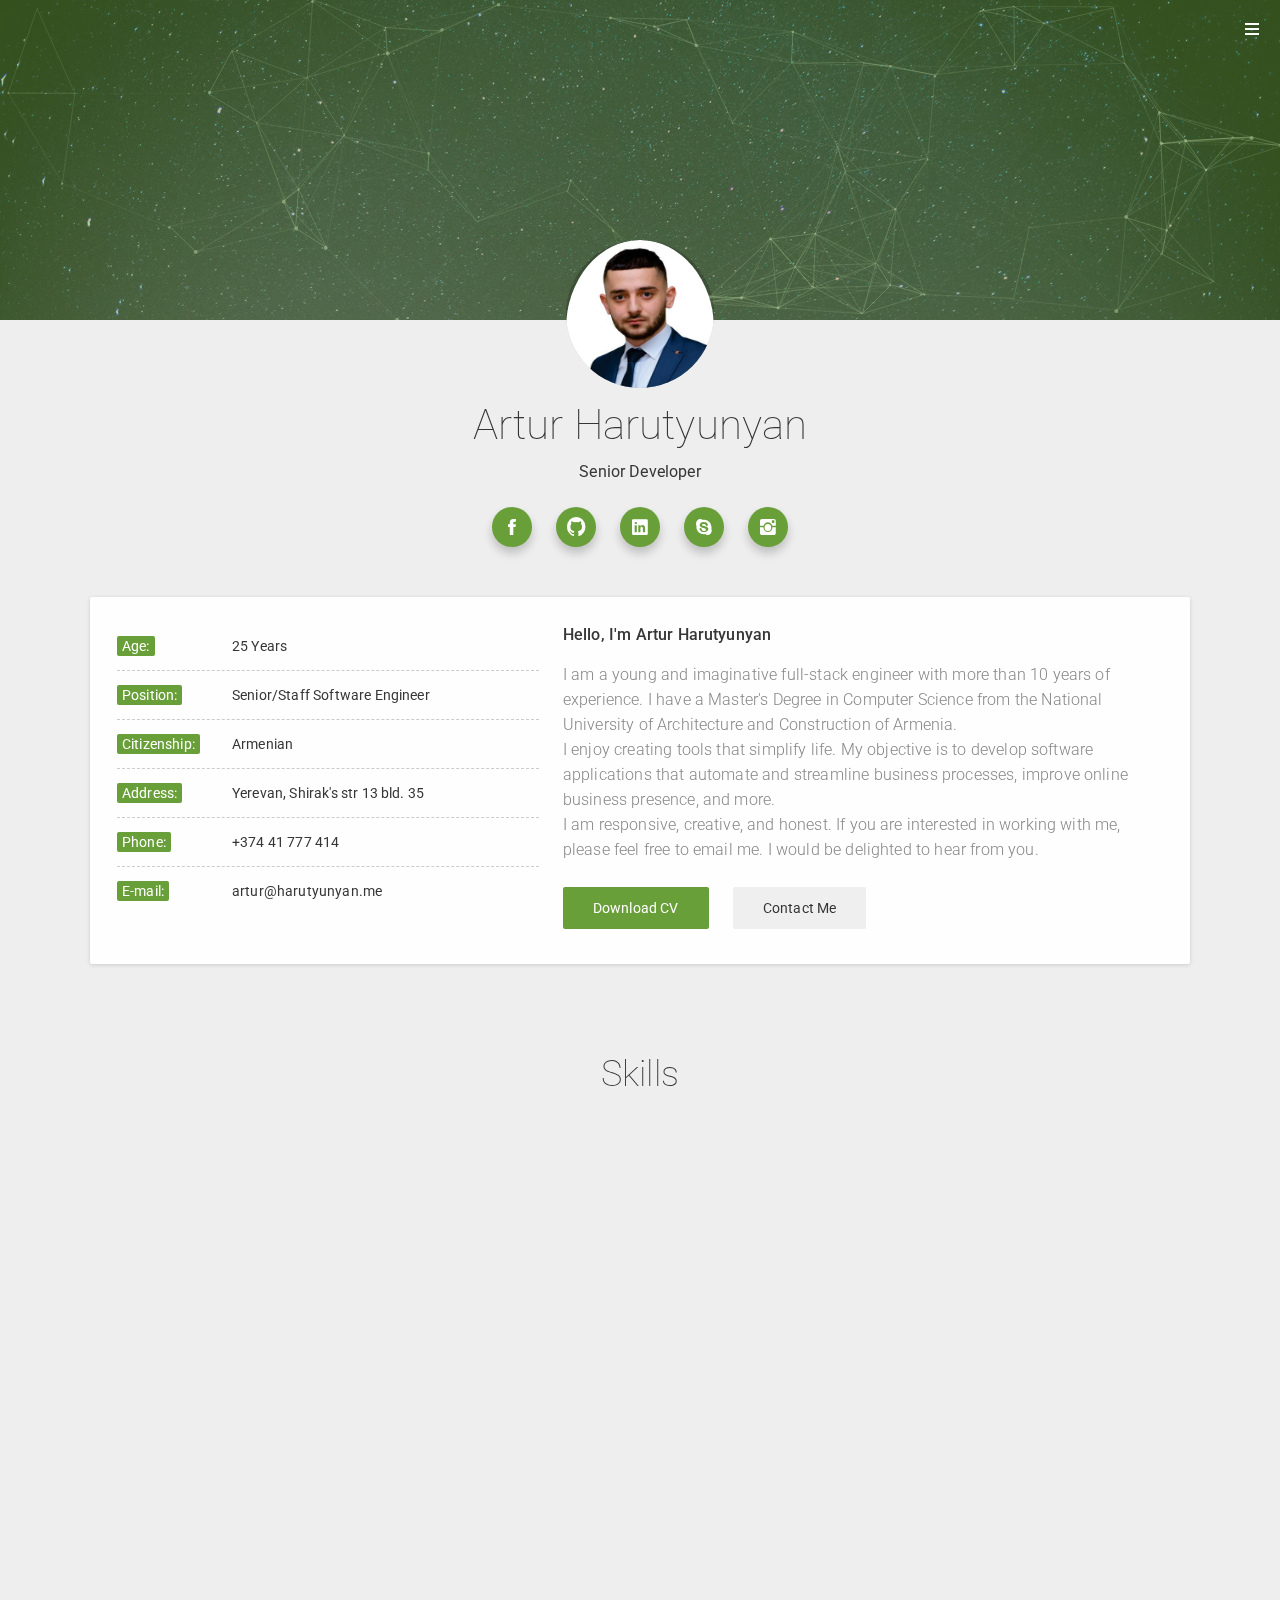
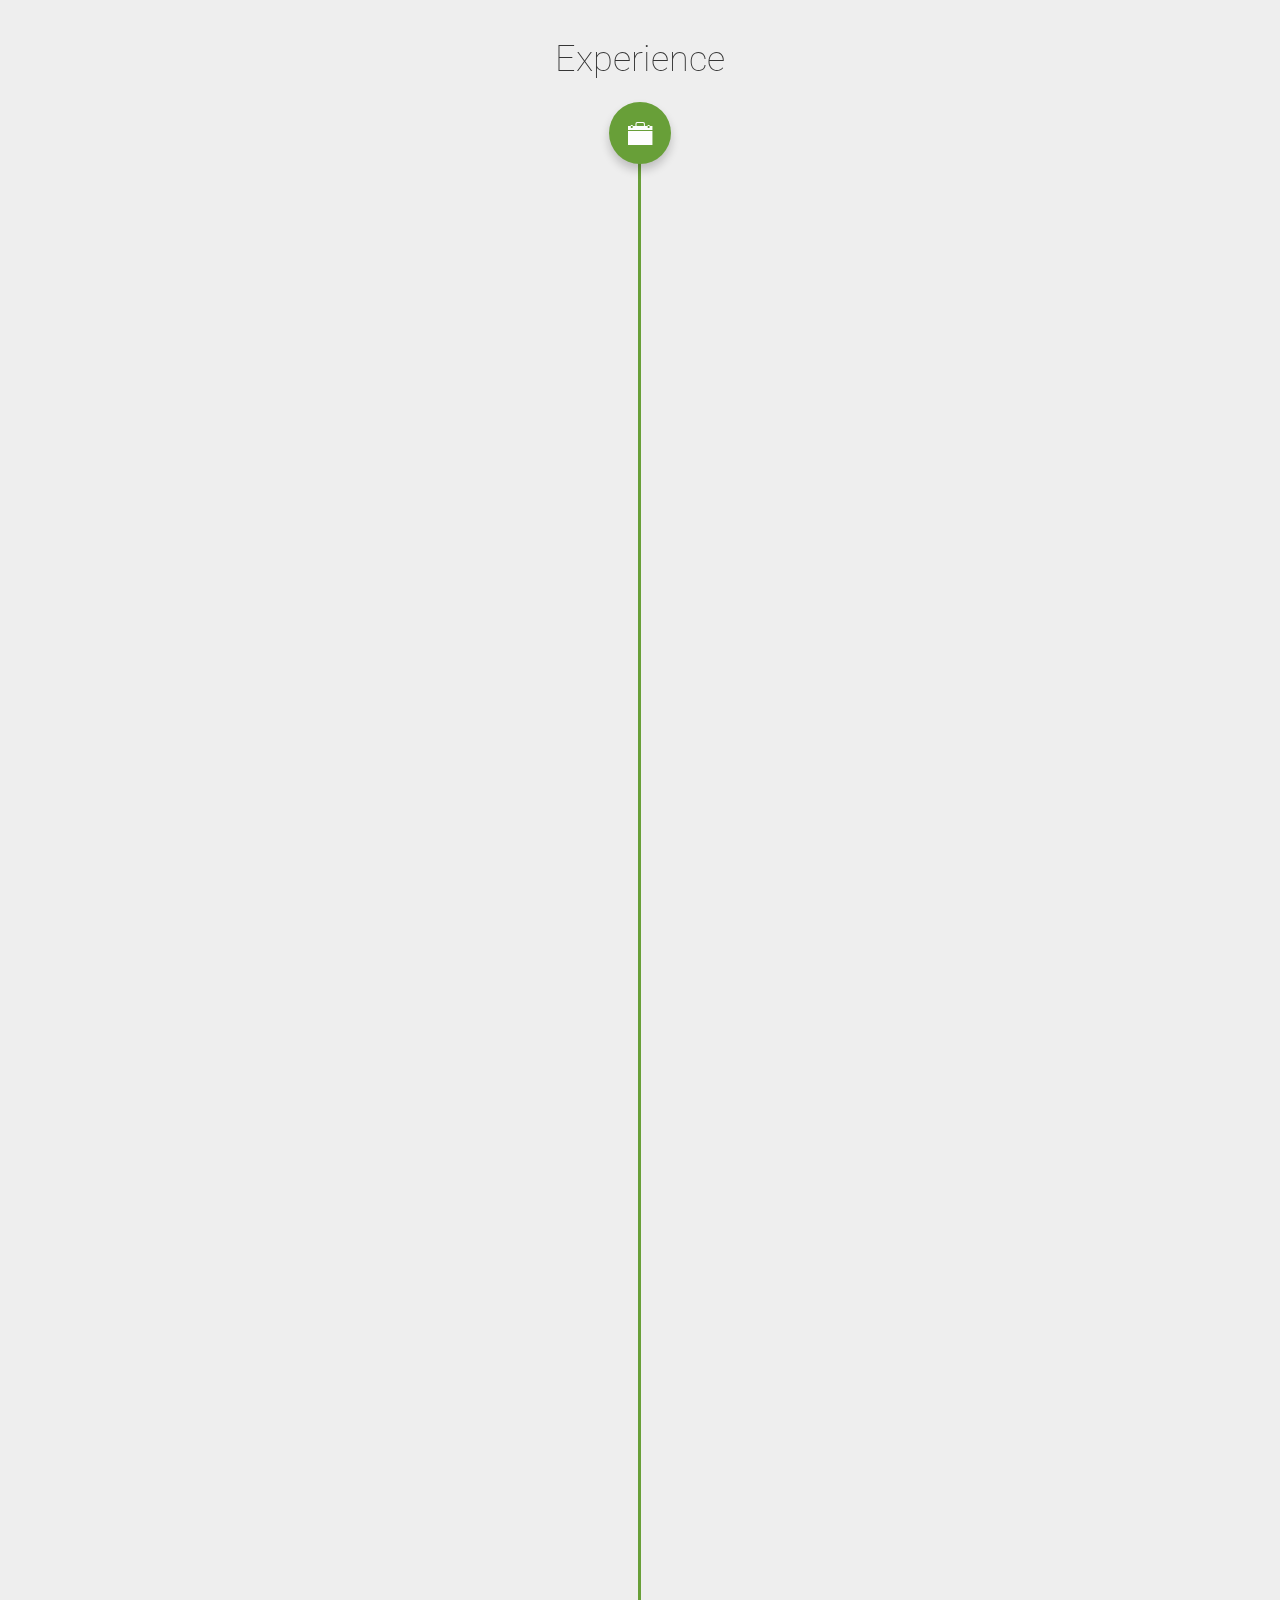
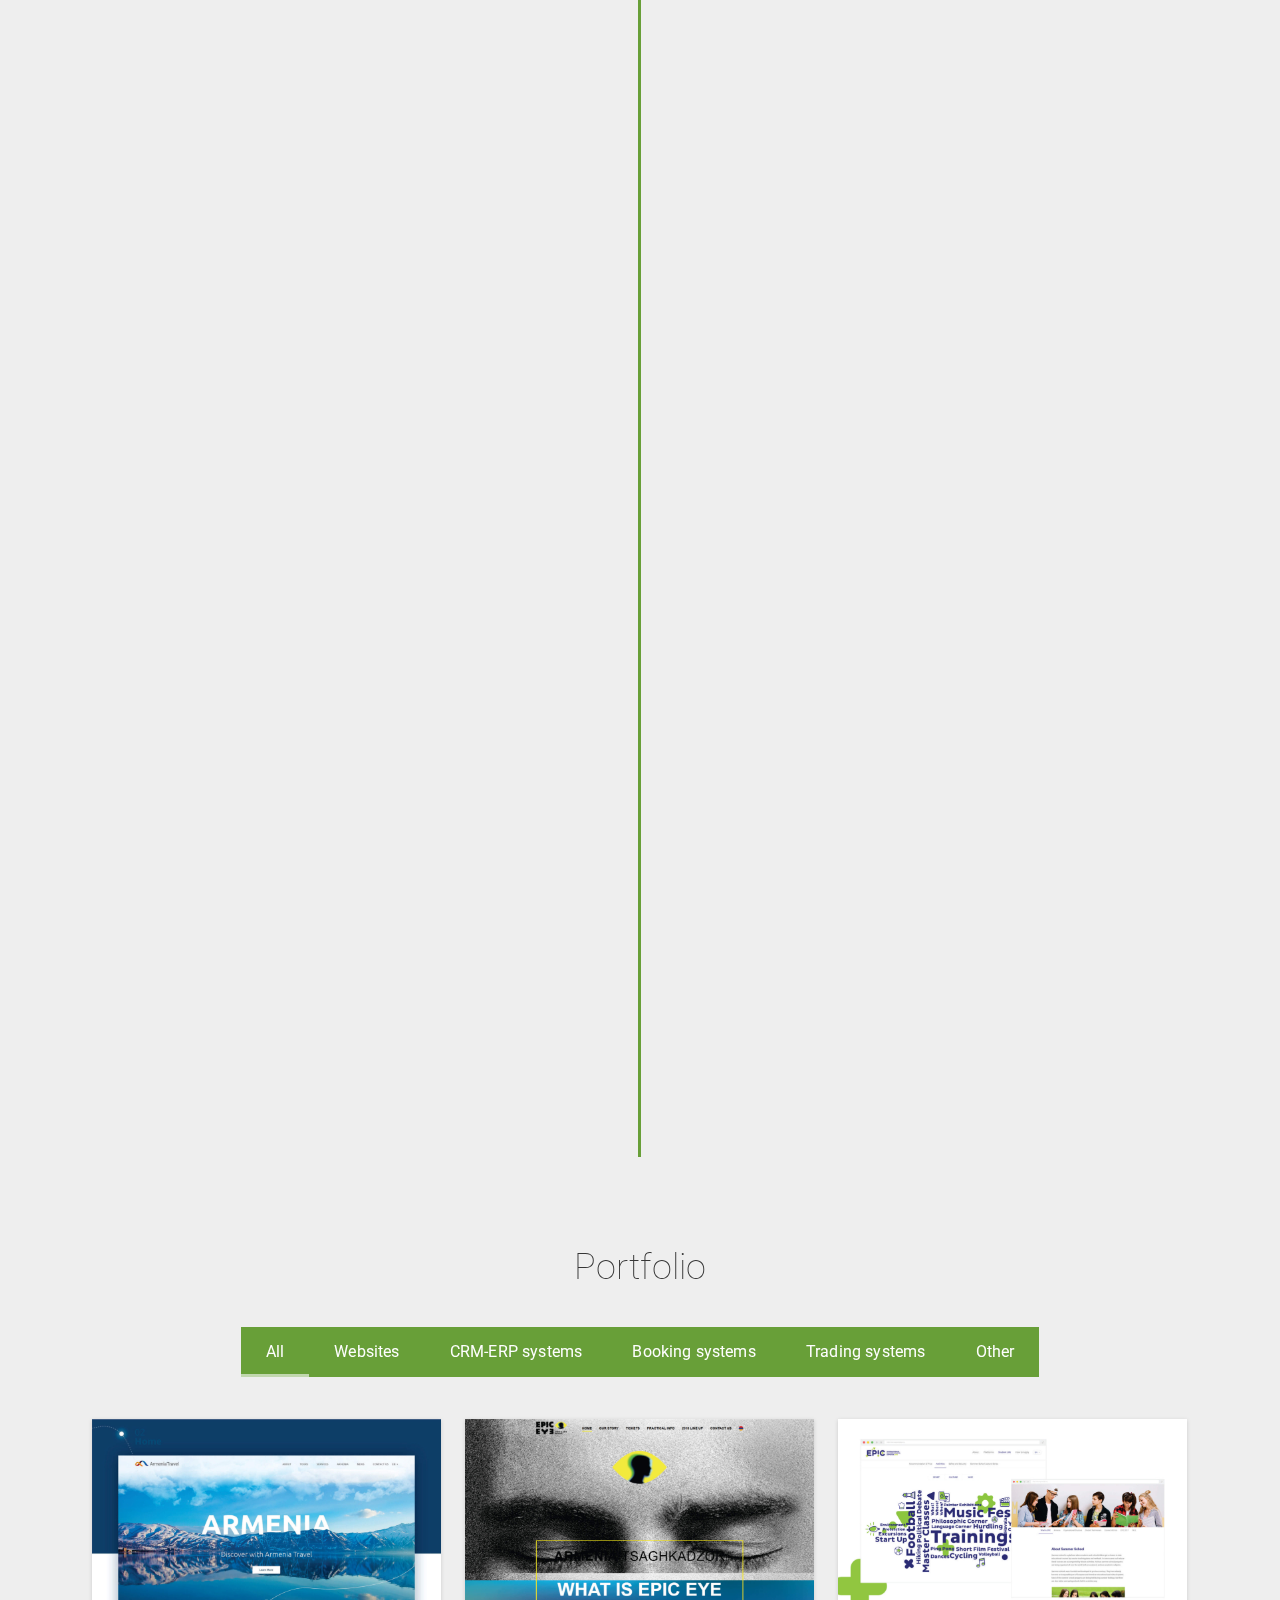
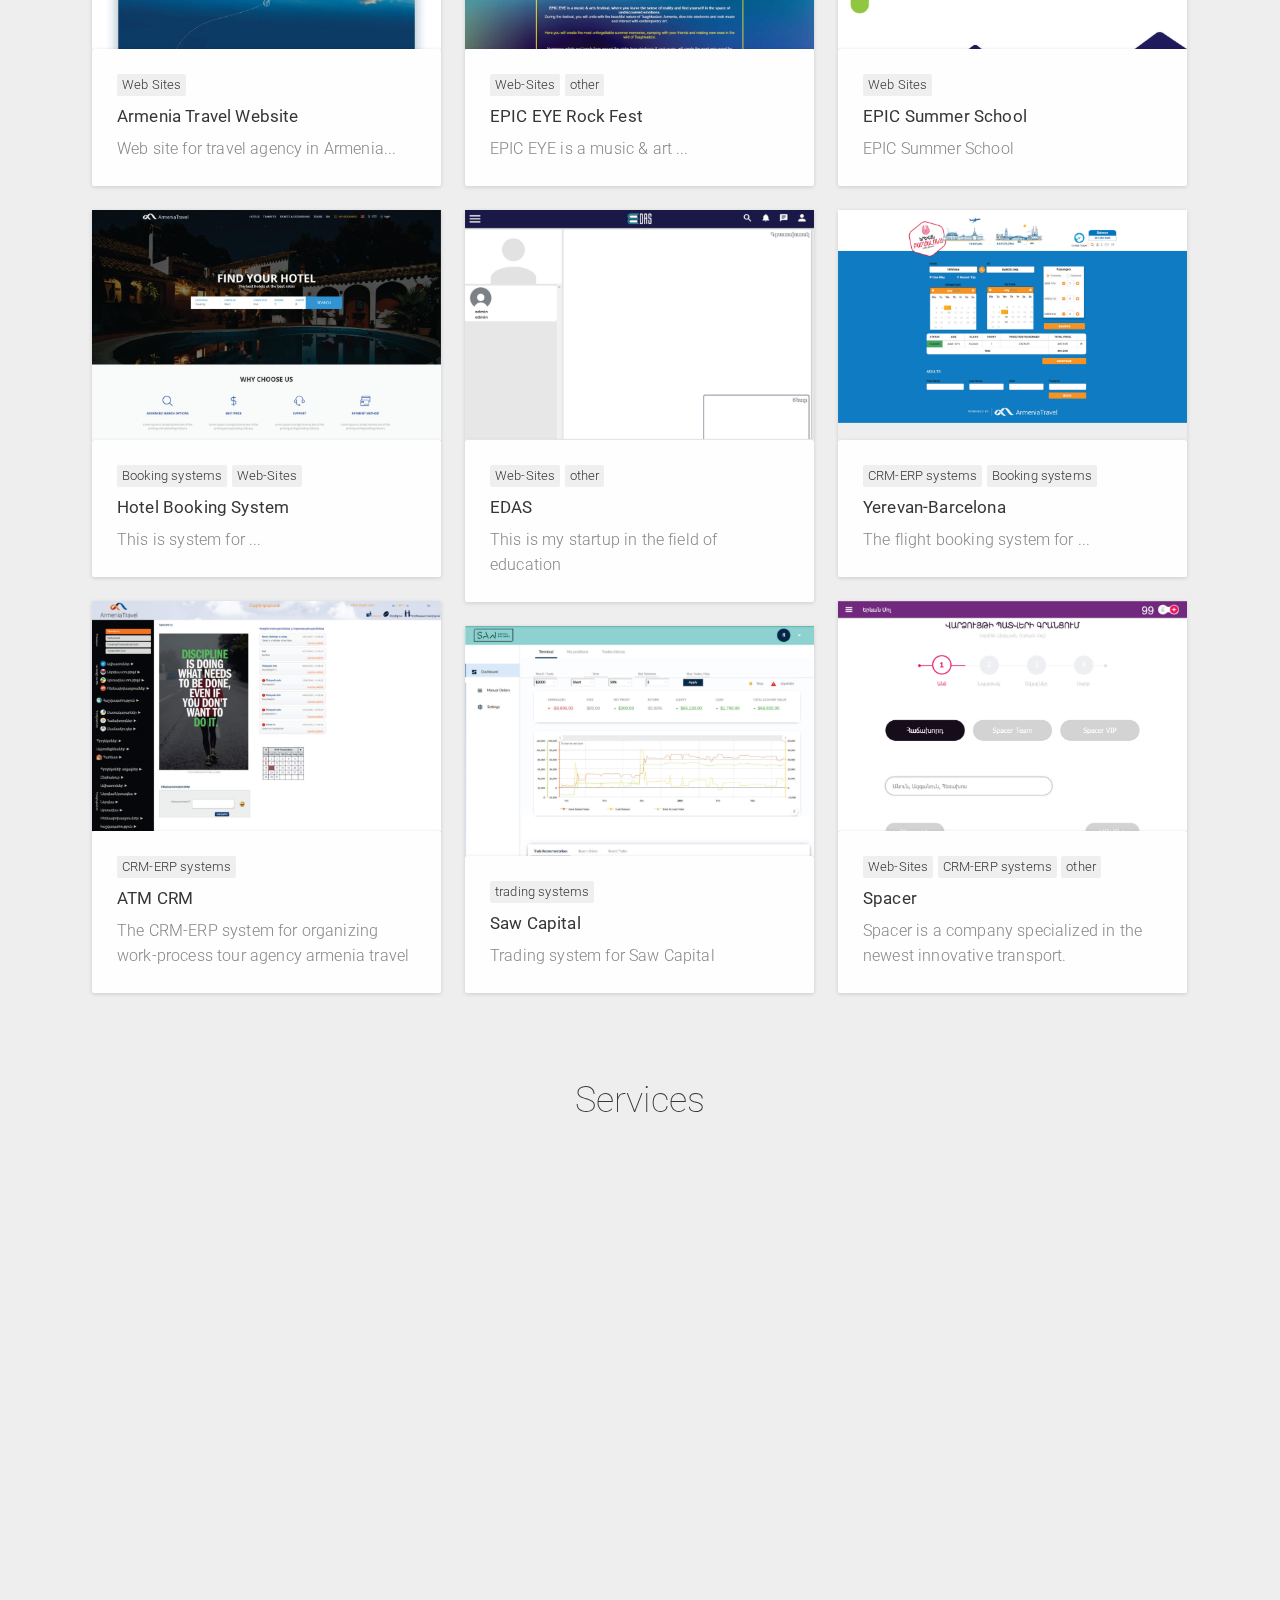
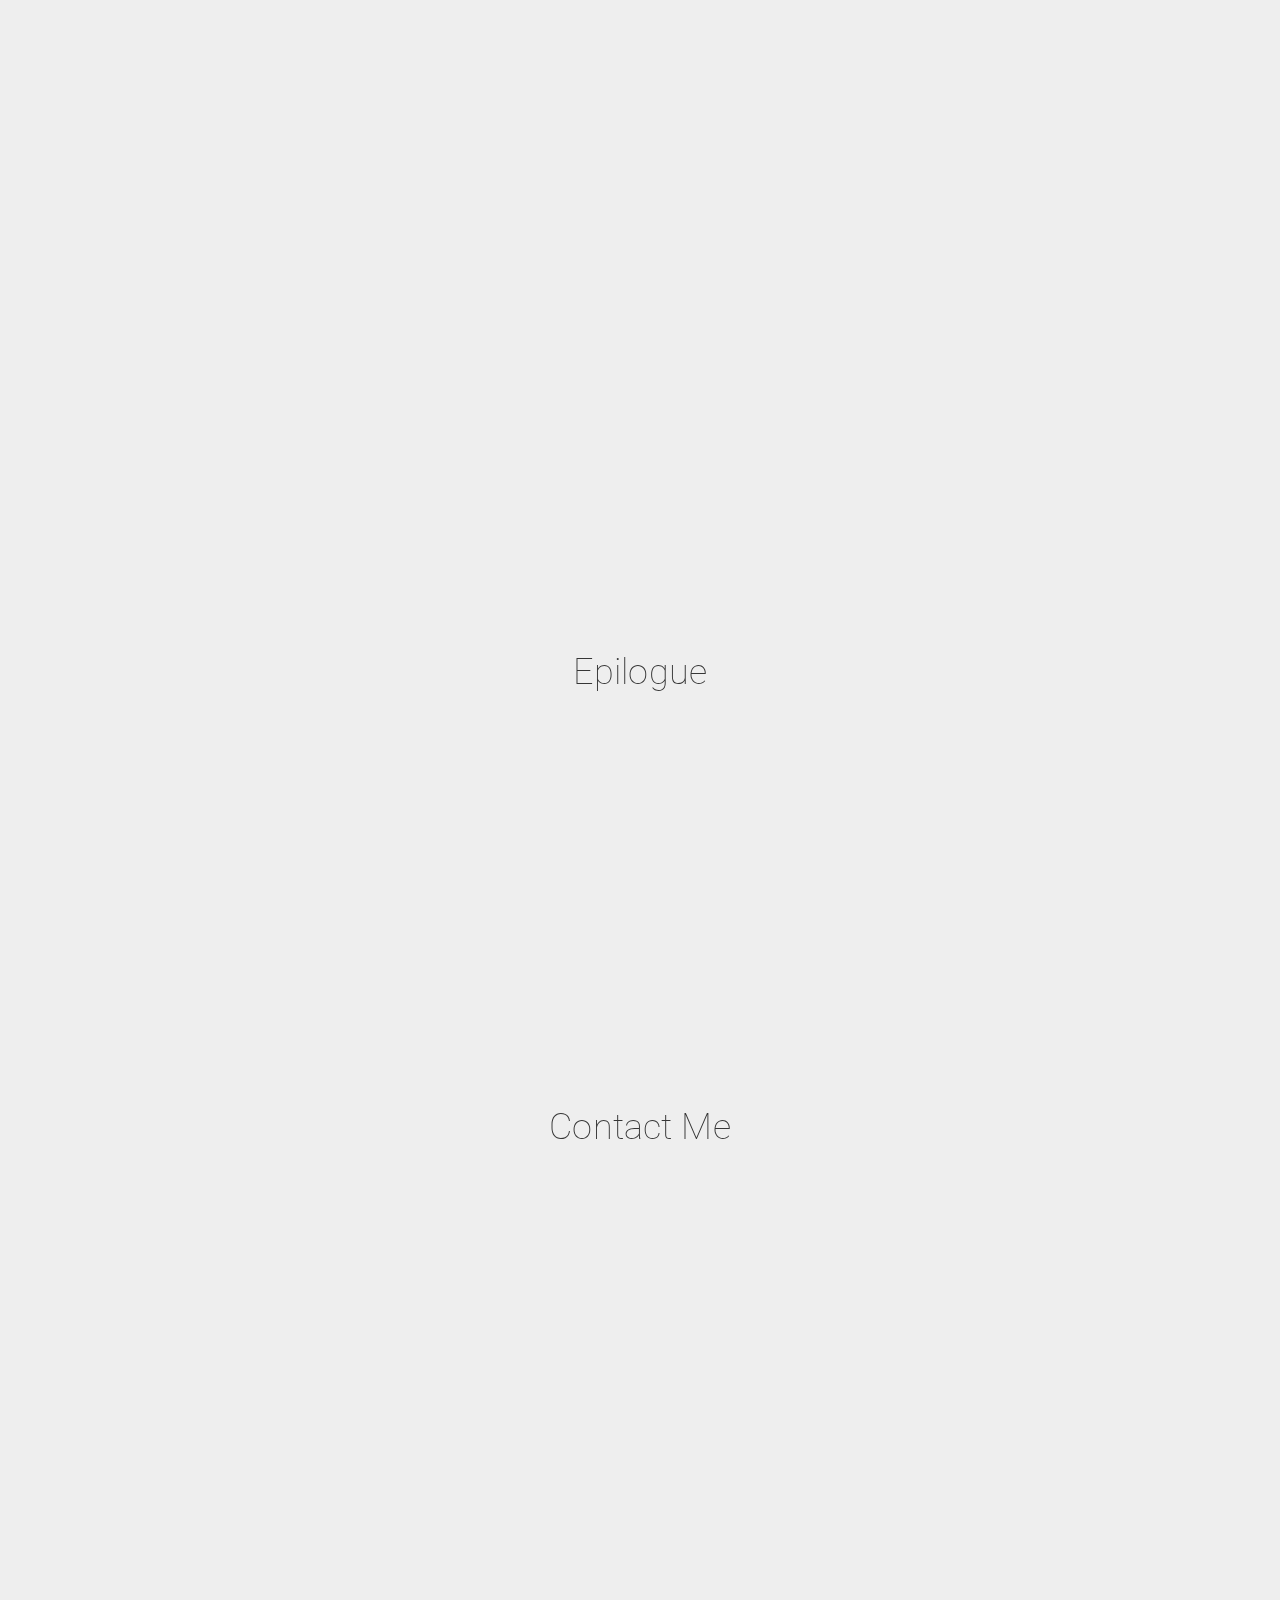
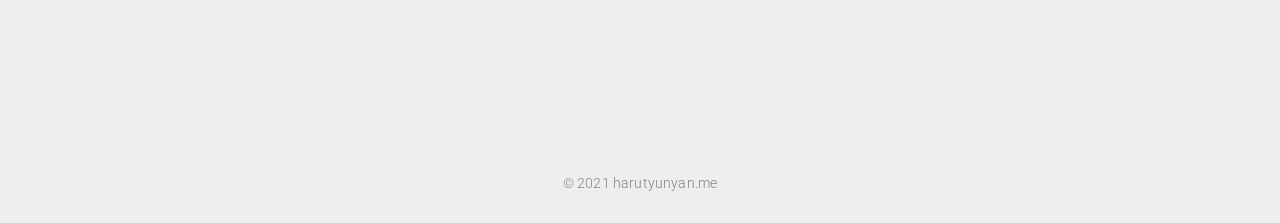
<file: index.html>
<!DOCTYPE html>
<html lang="en">

<head>

	<!-- Basic -->
	<meta http-equiv="Content-Type" content="text/html; charset=utf-8" />
	<title>Artur Harutyunyan</title>
	<meta name="description" content="">
	<meta name="keywords" content="">
	<!-- Google tag (gtag.js) -->
	<script async src="https://www.googletagmanager.com/gtag/js?id=G-JP65PSS2N2"></script>
	<script>
		window.dataLayer = window.dataLayer || [];
		function gtag(){dataLayer.push(arguments);}
		gtag('js', new Date());

		gtag('config', 'G-JP65PSS2N2');
	</script>
	<!-- Mobile Specific Metas -->
	<meta name="viewport" content="width=device-width, initial-scale=1, maximum-scale=1, user-scalable=no">

	<!-- Load Fonts -->
	<link href="https://fonts.googleapis.com/css?family=Roboto:100,100i,300,300i,400,400i,500,500i,700,700i,900,900i&amp;subset=cyrillic" rel="stylesheet">

	<!-- CSS -->
	<link rel="stylesheet" href="css/basic.css" />
	<link rel="stylesheet" href="css/layout.css" />
	<link rel="stylesheet" href="css/ionicons.css" />
	<link rel="stylesheet" href="css/owl.carousel.css" />
	<link rel="stylesheet" href="css/magnific-popup.css" />
	<link rel="stylesheet" href="css/animate.css" />

	<!-- Global site tag (gtag.js) - Google Analytics -->
	<script async src="https://www.googletagmanager.com/gtag/js?id=UA-147148643-1"></script>
	<script>
	  window.dataLayer = window.dataLayer || [];
	  function gtag(){dataLayer.push(arguments);}
	  gtag('js', new Date());

	  gtag('config', 'UA-147148643-1');
	</script>


	<link rel="shortcut icon" href="images/favicons/icon.png">

</head>

<body>

	
	<!-- Page -->
	<div class="page" id="home-section">

		<!-- Preloader -->
		<div class="preloader">
			<div class="centrize full-width">
				<div class="vertical-center">
					<div class="spinner">
						<div class="double-bounce1"></div>
						<div class="double-bounce2"></div>
					</div>
				</div>
			</div>
		</div>

		<!-- Started Background -->
		<div class="started-bg">
			<div id="particles-bg" class="slide" style="background-image: url(images/particles-bg.jpg);"></div>
		</div>

		<!-- Header -->
		<header>
			<div class="top-menu">
				<ul>
					<li class="active">
						<a class="btn_animated manu_item" href="#home-section"><span class="circle">Home</span></a>
					</li>
					<li>
						<a class="btn_animated manu_item" href="#about-section"><span class="circle">About</span></a>
					</li>
					<li>
						<a class="btn_animated manu_item" href="#skills-section"><span class="circle">Skills</span></a>
					</li>
					<li>
						<a class="btn_animated manu_item" href="#experience-section"><span class="circle">Experience</span></a>
					</li>
					<!-- <li>
						<a class="btn_animated" href="#service-section"><span class="circle">Services</span></a>
					</li> -->
					<!-- <li>
						<a class="btn_animated manu_item" href="#education-section"><span class="circle">Education</span></a>
					</li> -->
					<li>
						<a class="btn_animated manu_item" href="#works-section"><span class="circle">Portfolio</span></a>
					</li>
					<!-- <li>
						<a class="btn_animated" href="#clients-section"><span class="circle">Clients</span></a>
					</li>
					<li>
						<a class="btn_animated" href="#pricing-section"><span class="circle">Pricing</span></a>
					</li> 
					<li>
						<a class="btn_animated" href="#blog-section"><span class="circle">Blog</span></a>
					</li>-->
					<li>
						<a class="btn_animated manu_item" href="#contact-section"><span class="circle">Contact Me</span></a>
					</li>
				</ul>
				<a href="#" class="menu-btn"><span></span></a>
			</div>
		</header>

		<!-- Container -->
		<div class="container">

			<!-- Started -->
			<div class="section started">
				<div class="st-box">
					<!-- <div class="st-bts">
						<a href="mailto:artur@harutyunyan.me" class="btn_animated">
							<span class="circle"><i class="icon ion ion-plus"></i></span>
						</a>
					</div> -->
					<div class="st-image"><img src="images/artur.jpg" alt="" /></div>
					<div class="st-title">Artur Harutyunyan</div>
					<div class="st-subtitle">Senior Developer</div>
					<div class="st-soc">
						<a target="blank" href="https://www.facebook.com/artur.harutunyan.3" class="btn_animated">
							<span class="circle"><i class="icon ion ion-social-facebook"></i></span>
						</a>
						<a target="blank" href="https://github.com/ArturHarutunyan" class="btn_animated">
							<span class="circle"><i class="icon ion ion-social-github"></i></span>
						</a>
						<a target="blank" href="https://www.linkedin.com/in/artur-harutyunyan-795127125/" class="btn_animated">
							<span class="circle">
								<i class="icon ion ion-social-linkedin"></i>
							</span>
						</a>
						<a href="skype:artur.harutunyan1999@gmail.com" class="btn_animated">
							<span class="circle"><i class="icon ion ion-social-skype"></i></span>
						</a>
						<a target="blank" href="https://www.instagram.com/harutyunyan__art/" class="btn_animated">
							<span class="circle">
								<i class="icon ion ion-social-instagram"></i>
							</span>

						</a>
					</div>
				</div>
			</div>

			<!-- Wrapper -->
			<div class="wrapper">

				<!-- Section About -->
				<div class="section about" id="about-section">
					<div class="content-box">
						<div class="row">
							<div class="col col-m-12 col-t-5 col-d-5">
								<div class="info-list">
									<ul>
										<li><strong><span>Age:</span></strong> 25 Years</li>
										<li><strong><span>Position:</span></strong> Senior/Staff Software Engineer </li>
										<li><strong><span>Citizenship:</span></strong> Armenian</li>
										<li><strong><span>Address:</span></strong> Yerevan, Shirak's str 13 bld. 35</li>
										<li><strong><span>Phone:</span></strong> <a href="tel:+37441777414">+374 41 777 414</a></li>
										<li><strong><span>E-mail:</span></strong> <a href="mailto:artur@harutyunyan.me">artur@harutyunyan.me</a></li>
									</ul>
								</div>
							</div>
							<div class="col col-m-12 col-t-7 col-d-7">
								<div class="text-box">
									<p><strong>Hello, I'm Artur Harutyunyan</strong></p>
									<p>
										I am a young and imaginative full-stack engineer with more than 10 years of experience. I have a Master's Degree in Computer Science from the National University of Architecture and Construction of Armenia.
										<br>
										I enjoy creating tools that simplify life. My objective is to develop software applications that automate and streamline business processes, improve online business presence, and more.
										<br>
										I am responsive, creative, and honest. If you are interested in working with me, please feel free to email me. I would be delighted to hear from you.
									</p>
									
								</div>
								<div class="bts">
									<a  href="/CV.pdf" download class="btn btn_animated">
										<span class="circle">Download CV</span>
									</a>
									<a href="#" class="btn extra contact-btn btn_animated"><span class="circle">Contact Me</span></a>
								</div>
							</div>
						</div>
					</div>
				</div>

				<!-- Section Skills -->
				<div class="section skills" id="skills-section">
					<div class="title">Skills</div>
					<div class="row">
						<div class="col col-m-12 col-t-6 col-d-6">
							<div class="content-box animated">
								<div class="i_title">
									<div class="icon"><i class="icon ion ion-gear-b"></i></div>
									<div class="name">Professional</div>
								</div>
								<div class="skills">
									<ul>
										<li>
											<div class="name">Full-stack Development</div>
											<div class="progress">
												<div class="percentage" style="width:95%;">
													<span class="percent"><i class="icon ion ion-ios-checkmark-empty"></i></span>
												</div>
											</div>
										</li>
										<li>
											<div class="name">Web Application</div>
											<div class="progress">
												<div class="percentage" style="width:90%;">
													<span class="percent"><i class="icon ion ion-ios-checkmark-empty"></i></span>
												</div>
											</div>
										</li>
										<li>
											<div class="name">Mobile Application</div>
											<div class="progress">
												<div class="percentage" style="width:84%;">
													<span class="percent"><i class="icon ion ion-ios-checkmark-empty"></i></span>
												</div>
											</div>
										</li>
										<li>
											<div class="name">Databases</div>
											<div class="progress">
												<div class="percentage" style="width:60%;">
													<span class="percent"><i class="icon ion ion-ios-checkmark-empty"></i></span>
												</div>
											</div>
										</li>
										<li>
											<div class="name">CRM/ERP system's creating</div>
											<div class="progress">
												<div class="percentage" style="width:82%;">
													<span class="percent"><i class="icon ion ion-ios-checkmark-empty"></i></span>
												</div>
											</div>
										</li>
									</ul>
								</div>
							</div>
						</div>
						<div class="col col-m-12 col-t-6 col-d-6">
							<div class="content-box animated">
								<div class="i_title">
									<div class="icon"><i class="icon ion ion-person"></i></div>
									<div class="name">Personal</div>
								</div>
								<div class="skills">
									<ul>
										<li>
											<div class="name">Communication</div>
											<div class="progress">
												<div class="percentage" style="width:78%;">
													<span class="percent"><i class="icon ion ion-ios-checkmark-empty"></i></span>
												</div>
											</div>
										</li>
										<li>
											<div class="name">Team Work</div>
											<div class="progress">
												<div class="percentage" style="width:90%;">
													<span class="percent"><i class="icon ion ion-ios-checkmark-empty"></i></span>
												</div>
											</div>
										</li>
										<li>
											<div class="name">Leadership</div>
											<div class="progress">
												<div class="percentage" style="width:70%;">
													<span class="percent"><i class="icon ion ion-ios-checkmark-empty"></i></span>
												</div>
											</div>
										</li>
										<li>
											<div class="name">Creativity</div>
											<div class="progress">
												<div class="percentage" style="width:84%;">
													<span class="percent"><i class="icon ion ion-ios-checkmark-empty"></i></span>
												</div>
											</div>
										</li>
										<li>
											<div class="name">Language</div>
											<div class="progress">
												<div class="percentage" style="width:62%;">
													<span class="percent"><i class="icon ion ion-ios-checkmark-empty"></i></span>
												</div>
											</div>
										</li>
									</ul>
								</div>
							</div>
						</div>
					</div>
				</div>

				<!-- Experience -->
				<div class="section experience" id="experience-section">
					<div class="title">
						Experience
						<span class="circle"><i class="icon ion ion-ios-briefcase"></i></span>
					</div>
					<div class="cd-timeline">
						<div class="cd-timeline-block animated">
							<div class="cd-timeline-point">
								<i class="icon ion ion-ios-checkmark-empty"></i>
							</div>
							<div class="cd-timeline-content">
								<div class="content-box">
									<div class="date" style="right: -185px;">2022 August- NOW</div>
									<div class="name">Zorion LLC</div>
									<div class="category">Senior Software Developer</div>
									<div>
										<span>
											At Zorion, a cutting-edge fintech startup focused on long-term investments and providing access to pre-IPO secondary stocks with opportunities to invest starting from $10 in large funds, I played a pivotal role in shaping the back-end infrastructure. My key responsibilities included:
										</span>
										<br>
										<br>
										<span>Key Responsibilities:</span>
										<br>
										<br>
										<ul>
											<li>Back-End Development: Engineered the back-end using Hasura and FastAPI, employing a multi-service architecture to ensure scalability and efficiency.</li>
											<li>Architectural Leadership: Led the architecture of the back-end, setting the foundation for a robust and high-performing system.</li>
											<li>CI/CD Implementation: Established CI/CD pipelines, automating deployment processes to streamline development and maintenance using Git.</li>
											<li>Cross-Team Collaboration: Worked closely with the front-end team to ensure seamless integration and optimal performance, enhancing the overall user experience.</li>
											<li>Business Alignment: Collaborated with the business team to understand project goals, providing technical guidance to ensure that our solutions were aligned with Zorion's objectives.</li>
											<li>Through these efforts, I contributed to building a reliable, scalable, and user-centric platform that empowers users to make informed long-term investments.</li>
										</ul>
									</div>
								</div>
							</div>
						</div>
						<div class="cd-timeline-block animated">
							<div class="cd-timeline-point">
								<i class="icon ion ion-ios-checkmark-empty"></i>
							</div>
							<div class="cd-timeline-content">
								<div class="content-box">
									<div class="date" style="left: -210px;">2019 April-2022 August</div>
									<div class="name">Neen Solutions</div>
									<div class="category">Senior Software Developer</div>
									<div>
										<span>
											At Neen Solution, I contributed to various projects, focusing on backend development and architecture design. My role encompassed the full development lifecycle, from conceptualization to deployment, ensuring high-quality, scalable solutions.
										</span>
										<br>
										<br>
										<span>Key Responsibilities:</span>
										<br>
										<br>
										<ul>
											<li>Backend Development: Led the creation of backend systems for web applications using PHP/Laravel and Python/Django, ensuring robust and efficient code that met project requirements.</li>
											<li>Web Application Architecture: Developed and optimized the architecture for multiple web applications, providing a solid foundation for scalable and maintainable solutions.</li>
											<li>RESTful API Design: Designed and implemented RESTful APIs, enabling seamless integration with frontend systems and third-party services.</li>
											<li>Database Management: Managed and optimized relational and non-relational databases, including Postgres, MySQL, MongoDB, and Redis, to ensure data integrity and performance.</li>
											<li>AI Integration: Spearheaded AI-based projects by integrating AI models into web applications. Developed, trained, and deployed custom AI models, moving them smoothly into production environments.</li>
											<li>CRUD System Development: Developed a CRUD generation system using Django and React, streamlining the development process for data-driven applications.</li>
											<li>Collaboration: Worked closely with cross-functional teams, including frontend developers, data scientists, and product managers, to deliver cohesive and user-centric solutions.</li>
											<li>Continuous Improvement: Actively contributed to code reviews, knowledge sharing, and the implementation of best practices, driving continuous improvement within the development team.</li>
										</ul>
									</div>
								</div>
							</div>
						</div>
						<div class="cd-timeline-block animated">
							<div class="cd-timeline-point">
								<i class="icon ion ion-ios-checkmark-empty"></i>
							</div>
							<div class="cd-timeline-content">
								<div class="content-box">
									<div class="date" style="right: -210px;">2018 August-2020 AugustApril</div>
									<div class="name">Armenia Travel + M</div>
									<div class="category">Head of Software Development Department</div>
									<div>
										<span>
											I advanced to the role of Head of the Software Development Department. In this position, I continued to write code and took on leadership responsibilities, managing a team of approximately 10 engineers.
										</span>
										<br>
										<br>
										<span>Key Responsibilities:</span>
										<br>
										<br>
										<ul>
											<li>Team Leadership: Managed and mentored a team of 10 engineers, driving the development of key projects and ensuring the team adhered to best practices.</li>
											<li>Project Management: Oversaw the entire software development lifecycle for multiple projects, from initial planning to deployment, ensuring timely and successful delivery.</li>
											<li>Technical Guidance: Provided technical direction and support to the team, helping them navigate complex challenges and achieve project goals.</li>
											<li>Code Contribution: Continued to actively contribute to coding efforts, balancing leadership duties with hands-on development.</li>
										</ul>
									</div>
								</div>
							</div>
						</div>
						<div class="cd-timeline-block animated">
							<div class="cd-timeline-point">
								<i class="icon ion ion-ios-checkmark-empty"></i>
							</div>
							<div class="cd-timeline-content">
								<div class="content-box">
									<div class="date" style="left: -215px;">2014 June-2018 August</div>

									<div class="name">Armenia Travel + M</div>
									<div class="category">Senior Full Stack Developer</div>
									<div>
										<span>
											I began my journey at Armenia Travel as a Web Developer, where I played a crucial role in developing an ERP/CRM system tailored for the tour agency. My work focused on full-stack development, utilizing PHP and jQuery, and involved close collaboration with various departments to gather feedback and refine the system.
										</span>
										<br>
										<br>
										<span>Key Responsibilities:</span>
										<br>
										<br>
										<ul>
											<li>Full-Stack Development: Developed and maintained the ERP/CRM system, ensuring it met the operational needs of the tour agency.</li>
											<li>Department Collaboration: Worked closely with different departments to gather user feedback, ensuring the system was user-friendly and aligned with business goals.</li>
											<li>Frontend and Backend Development: Utilized PHP for backend development and jQuery for creating dynamic and interactive frontend features.</li>
										</ul>
									</div>
								</div>
							</div>
						</div>
					</div>
				</div>


				<!-- Section Education -->
				<!-- <div class="section education" id="education-section">
					<div class="title">
						Education
						<span class="circle"><i class="icon ion ion-university"></i></span>
					</div>
					<div class="cd-timeline">
						<div class="cd-timeline-block animated">
							<div class="cd-timeline-point">
								<i class="icon ion ion-ios-checkmark-empty"></i>
							</div>
							<div class="cd-timeline-content">
								<div class="content-box">
									<div class="date">2016-2020</div>
									<div class="name">NPUA</div>
									<div class="category">Yerevan</div>
									<p>
										National Polytechnic University of Armenia
									</p>
								</div>
							</div>
						</div>
						
					</div>
				</div>
 -->
				<!-- Portfolio -->
				<div class="section works" id="works-section">
					<div class="title">Portfolio</div>
					<div class="filter-menu">
						<div class="filters">
							<div class="btn-group">
								<div class="f_btn btn_animated active">
									<div class="circle">
										<label><input type="radio" name="fl_radio" value="box-item" />All</label>
									</div>
								</div>
								<div class="f_btn btn_animated">
									<div class="circle">
										<label><input type="radio" name="fl_radio" value="f-sites" />Websites</label>
									</div>
								</div>
								<div class="f_btn btn_animated">
									<div class="circle">
										<label><input type="radio" name="fl_radio" value="f-crm" />CRM-ERP systems</label>
									</div>
								</div>
								<div class="f_btn btn_animated">
									<div class="circle">
										<label><input type="radio" name="fl_radio" value="f-booking" />Booking systems</label>
									</div>
								</div>
								<div class="f_btn btn_animated">
									<div class="circle">
										<label><input type="radio" name="fl_radio" value="f-traiding" />Trading systems</label>
									</div>
								</div>
								<div class="f_btn btn_animated">
									<div class="circle">
										<label><input type="radio" name="fl_radio" value="f-other" />Other</label>
									</div>
								</div>
							</div>
						</div>
					</div>
					<div class="row box-items">
						<div class="col col-m-12 col-t-6 col-d-4 box-item f-sites ">
							<div class="image">
								<a href="#popup-1" class="has-popup"><img src="images/works/work1.jpg" alt="" /></a>
							</div>
							<div class="content-box">
								<div class="category">Web Sites</div>
								<a href="#popup-1" class="name has-popup">Armenia Travel Website</a>
								<p>
								   Web site for travel agency in Armenia...
								</p>
							</div>
							<div id="popup-1" class="popup-box mfp-fade mfp-hide">
								<div class="content">
									<div class="image">
										<img src="images/works/work1.jpg" alt="">
									</div>
									<div class="desc">
										<div class="category">Web Sites</div>
										<h4>Armeniatravel.am</h4>
										<p>
											This is a responsive web site for Armenia Travel tour agency. Here are some unique solutions you can see by visiting the site:
										</p>
										<a href="https://www.armeniatravel.am" class="btn btn_animated"><span class="circle">View Project</span></a>
									</div>
								</div>
							</div>
						</div>
						<div class="col col-m-12 col-t-6 col-d-4 box-item f-sites f-other ">
							<div class="image">
								<a href="#popup-2" class="has-popup"><img src="images/works/work3.jpg" alt="" /></a>
							</div>
							<div class="content-box">
								<div class="category">Web-Sites</div>
								<div class="category">other</div>
								<a href="#popup-2" class="name has-popup">EPIC EYE Rock Fest</a>
								<p>
									EPIC EYE is a music & art ...
								</p>
							</div>
							<div id="popup-2" class="popup-box mfp-fade mfp-hide">
								<div class="content">
									<div class="image">
										<img src="images/works/work3.jpg" alt="">
									</div>
									<div class="desc">
										<div class="category">Web-Sites</div>
										<div class="category">other</div>
										<h4>EPIC EYE festival</h4>
										<p>
											EPIC EYE is a music & art festival in Armenia, and I create web site and selling programm for this festival
										</p>
										<a href="https://epiceyefestival.com" class="btn btn_animated"><span class="circle">View Project</span></a>
									</div>
								</div>
							</div>
						</div>
						<div class="col col-m-12 col-t-6 col-d-4 box-item f-sites ">
							<div class="image">
								<a href="#popup-3" class="has-popup"><img src="images/works/work2.jpg" alt="" /></a>
							</div>
							<div class="content-box">
								<div class="category">Web Sites</div>
								<a href="#popup-3" class="name has-popup">EPIC Summer School</a>
								<p>
									EPIC Summer School
								</p>
							</div>
							<div id="popup-3" class="popup-box mfp-fade mfp-hide">
								<div class="content">
									<div class="image">
										<img src="images/works/work2.jpg" alt="">
									</div>
									<div class="desc">
										<div class="category">Web Sites</div>
										<h4>EPIC summer school</h4>
										<p>
											EPIC, the one and only summer school in Armenia and the region that is so much youth-inspiring and youth-oriented that couldn’t be branded otherwise. We created a fully responsive web site for that school.
										</p>
										<a href="https://epicstudy.org/" class="btn btn_animated"><span class="circle">View Project</span></a>
									</div>
								</div>
							</div>
						</div>
						<div class="col col-m-12 col-t-6 col-d-4 box-item f-sites f-booking  ">
							<div class="image">
								<a href="#popup-4" class="has-popup"><img src="images/works/work4.jpg" alt="" /></a>
							</div>
							<div class="content-box">
								<div class="category">Booking systems</div>
								<div class="category">Web-Sites</div>

								<a href="#popup-4" class="name has-popup">Hotel Booking System</a>
								<p>
									This is system for ... 
								</p>
							</div>
							<div id="popup-4" class="popup-box mfp-fade mfp-hide">
								<div class="content">
									<div class="image">
										<img src="images/works/work4.jpg" alt="">
									</div>
									<div class="desc">
										<div class="category">Booking systems</div>
										<div class="category">Web-Sites</div>

										<h4>Hotel booking system</h4>
										<p>
											This is a system for hotel booking all over the world. We have integrated many APIs from many partners to get best price, and have created an algorithm to compare the prices.
										</p>
										<!-- <a href="#" class="btn btn_animated"><span class="circle">View Project</span></a> -->
									</div>
								</div>
							</div>
						</div>
						<div class="col col-m-12 col-t-6 col-d-4 box-item f-sites f-other ">
							<div class="image">
								<a href="#popup-5" class="has-popup"><img src="images/works/work5.jpg" alt="" /></a>
							</div>
							<div class="content-box">
								<div class="category">Web-Sites</div>
								<div class="category">other</div>

								<a href="#popup-5" class="name has-popup">EDAS</a>
								<p>
									This is my startup in the field of education 
								</p>
							</div>
							<div id="popup-5" class="popup-box mfp-fade mfp-hide">
								<div class="content">
									<div class="image">
										<img src="images/works/work5.jpg" alt="">
									</div>
									<div class="desc">
										<div class="category">Web-Sites</div>
										<div class="category">other</div>
										<h4>EDAS</h4>
										<p>
											This my startup in the field of education, this is an online platform where you can take lectures or listen them in live mode. There are all the tools for offline teaching, and more to create a comfortable environment for teaching organization. It is also possible to use the tool for trainings.
										</p>
										<!-- <a href="https://edas.am" class="btn btn_animated"><span class="circle">View Project</span></a> -->
									</div>
								</div>
							</div>
						</div>
						<div class="col col-m-12 col-t-6 col-d-4 box-item f-booking f-crm ">
							<div class="image">
								<a href="#popup-6" class="has-popup"><img src="images/works/work6.jpg" alt="" /></a>
							</div>
							<div class="content-box">
								<div class="category">CRM-ERP systems</div>
								<div class="category">Booking systems</div>

								<a href="#popup-6" class="name has-popup">Yerevan-Barcelona</a>
								<p>
									The flight booking system for ...
								</p>
							</div>
							<div id="popup-6" class="popup-box mfp-fade mfp-hide">
								<div class="content">
									<div class="image">
										<img src="images/works/work6.jpg" alt="">
									</div>
									<div class="desc">
										<div class="category">CRM-ERP systems</div>

										<div class="category">Booking systems</div>
										
										<h4>Chameleon UI Kit</h4>
										<p>
											The flight booking system for Yerevan-Barcelona charter flights. This system is only for sub-agents. There are integrated hotel booking systems in Barcelona province. And actualy there is an admin panel - for the owner of the charter flight, where they can view the situation of the sales, add or delete passengers, manage the confirmation issues, and get reports. <br>
											test username - orinak_travel <br>
											test password - 123456
										</p>
										<a href="https://evnbcn.com/" class="btn btn_animated"><span class="circle">View Project</span></a>
									</div>
								</div>
							</div>
						</div>
						<div class="col col-m-12 col-t-6 col-d-4 box-item f-crm ">
							<div class="image">
								<a href="#popup-7" class="has-popup"><img src="images/works/work7.jpg" alt="" /></a>
							</div>
							<div class="content-box">
								<div class="category">CRM-ERP systems</div>
								<a href="#popup-7" class="name has-popup">ATM CRM</a>
								<p>
									The CRM-ERP system for organizing work-process tour agency armenia travel
								</p>
							</div>
							<div id="popup-7" class="popup-box mfp-fade mfp-hide">
								<div class="content">
									<div class="image">
										<img src="images/works/work7.jpg" alt="">
									</div>
									<div class="desc">
										<div class="category">CRM-ERP systems</div>
										<h4>ATM CRM</h4>
										<p>
											The CRM-ERP system for organizing work-process tour agency Armenia Travel, It is as big as it can be and a little bigger :) .I have been working on this system for over 5 years, we are always upgrading it by adding new components and trying to automate whatever is possible. It has all the business stages, from production to sales, reporting, client base and leisure.
										</p>
										<a href="#" class="btn btn_animated"><span class="circle">View Project</span></a>
									</div>
								</div>
							</div>
						</div>


						<div class="col col-m-12 col-t-6 col-d-4 box-item f-sites f-other f-crm ">
							<div class="image">
								<a href="#popup-8" class="has-popup"><img src="images/works/work8.jpg" alt="" /></a>
							</div>
							<div class="content-box">
								<div class="category">Web-Sites</div>
								<div class="category">CRM-ERP systems</div>
								<div class="category">other</div>

								<a href="#popup-8" class="name has-popup">Spacer</a>
								<p>
									Spacer is a company specialized in the newest innovative transport. 
								</p>
							</div>
							<div id="popup-8" class="popup-box mfp-fade mfp-hide">
								<div class="content">
									<div class="image">
										<img src="images/works/work8.jpg" alt="">
									</div>
									<div class="desc">
										<div class="category">Web-Sites</div>
								<div class="category">CRM-ERP systems</div>
								<div class="category">other</div>

										<h4>Spacer</h4>
										<p>
											This is a franchising system for renting an inovative transport, there are 2 programs - a mobile app for the owner and a desktop program (program for stand ) for seller. 
										</p>
										<a href="https://spacer.am/test/public/" class="btn btn_animated"><span class="circle">View Project</span></a>
									</div>
								</div>
							</div>
						</div>

						<div class="col col-m-12 col-t-6 col-d-4 box-item f-traiding ">
							<div class="image">
								<a href="#popup-9" class="has-popup"><img src="images/works/work9.jpg" alt="" /></a>
							</div>
							<div class="content-box">
								<div class="category">trading systems</div>
								<a href="#popup-9" class="name has-popup">Saw Capital</a>
								<p>
									Trading system for Saw Capital
								</p>
							</div>
							<div id="popup-9" class="popup-box mfp-fade mfp-hide">
								<div class="content">
									<div class="image">
										<img src="images/works/work9.jpg" alt="">
									</div>
									<div class="desc">
										<div class="category">trading systems</div>
										
										<h4>Saw Capital</h4>
										<p>
											This is trading system for saw capital
										</p>
										<a href="http://saw-capital.co/" class="btn btn_animated"><span class="circle">View Project</span></a>
									</div>
								</div>
							</div>
						</div>

					</div>
					<div class="clear"></div>
				</div>

				<!-- Section Clients -->
				
				<!-- <div class="section clients" id="clients-section">
					<div class="title">Teammates</div>
					<div class="reviews-carousel animated">
						<div class="owl-carousel">
							<div class="item">
								<div class="content-box">
									<div class="reviews-item">
										<div class="image"><img src="images/clients/rev1.jpg" alt="" /></div>
										<div class="name">Vardan Movisyan</div>
										<p>
											Back-end Developer
										</p>
									</div>
								</div>
							</div>
							<div class="item">
								<div class="content-box">
									<div class="reviews-item">
										<div class="image"><img src="images/clients/rev3.jpg" alt="" /></div>
										<div class="name">Mari Karapetyan</div>
										<p>
											UI/UX Designer
										</p>
									</div>
								</div>
							</div>
							<div class="item">
								<div class="content-box">
									<div class="reviews-item">
										<div class="image"><img src="images/clients/rev2.jpg" alt="" /></div>
										<div class="name">Astghik Hovhannisyan</div>
										<p>
											Front-end Developer
										</p>
									</div>	
								</div>
							</div>
							<div class="item">
								<div class="content-box">
									<div class="reviews-item">
										<div class="image"><img src="images/clients/rev3.jpg" alt="" /></div>
										<div class="name">Ashot Manukyan</div>
										<p>
											Front-end Developer
										</p>
									</div>
								</div>
							</div>
							<div class="item">
								<div class="content-box">
									<div class="reviews-item">
										<div class="image"><img src="images/clients/rev3.jpg" alt="" /></div>
										<div class="name">Mariam Petrosyan</div>
										<p>
											Project  Manager
										</p>
									</div>
								</div>
							</div>
							
							
						</div>
					</div>
				</div> -->
				

				<!--  Service -->
			   
				<div class="section service" id="service-section">
					<div class="title">Services</div>
					<div class="row">
						<div class="col col-m-12 col-t-6 col-d-6">
							<div class="content-box animated">
								<div class="i_title">
									<div class="icon"><i class="icon ion ion-android-color-palette"></i></div>
									<div class="name">UI/UX Design</div>
								</div>
								<p>
									Want to build your product with a team that establishes a clear design process, meets deadlines, and delivers a spot-on end result? We will help you build an engaging product easily and quickly. We work closely with our clients to define, design and develop transformative user experiences across all platforms and brand’s touch points.
								</p>
							</div>
						</div>
						<div class="col col-m-12 col-t-6 col-d-6">
							<div class="content-box animated">
								<div class="i_title">
									<div class="icon"><i class="icon ion ion-social-chrome"></i></div>
									<div class="name">Web Application</div>
								</div>
								<p>
									Nowadays, all kinds of businesses need to keep the track of their employees, sales statistics and automate their workflow. We can develop custom web applications that will be suitable for your kind of business and will cover the whole workflow of your company. Examples of web applications are booking/reservation systems, event management system, warehouse management system.
								</p>
							</div>
						</div>
					</div>
					<div class="row">
						<div class="col col-m-12 col-t-6 col-d-6">
							<div class="content-box animated">
								<div class="i_title">
									<div class="icon"><i class="icon ion ion-android-people"></i></div>
									<div class="name">CRM systems</div>
								</div>
								<p>
									Managing customer relationships is critical to business success, and a customer relationship management (CRM) platform lets companies large and small organize, automate, and synchronize every facet of customer interactions. CRM system examples include platforms built to manage marketing, sales, customer service, and support, all connected to help companies work more effectively.
								</p>
							</div>
						</div>
						<div class="col col-m-12 col-t-6 col-d-6">
							<div class="content-box animated">
								<div class="i_title">
									<div class="icon"><i class="icon ion ion-ios-analytics"></i></div>
									<div class="name">Trading systems</div>
								</div>
								<p>
									Trading system a subset of algorithmic trading, uses a computer program to create buy and sell orders and automatically submits the orders to a market center or exchange. The computer program will automatically generate orders based on predefined set of rules using a trading strategy which is based on technical analysis, advanced statistical and mathematical computations or input from other electronic sources.
								</p>
							</div>
						</div>
					</div>
					<div class="row">
						<div class="col col-m-12 col-t-6 col-d-6">
							<div class="content-box animated">
								<div class="i_title">
									<div class="icon"><i class="icon ion ion-pricetags"></i></div>
									<div class="name">E-commerce</div>
								</div>
								<p>
									E-commerce refers to the buying and selling of goods or services using the internet, and the transfer of money and data to execute these transactions. We can integrate PayPal and Stripe API or a custom bank API that will enable making payments via various credit/debit cards (Visa, Master Card, AM Ex, etc.)
								</p>
							</div>
						</div>
						<div class="col col-m-12 col-t-6 col-d-6">
							<div class="content-box animated">
								<div class="i_title">
									<div class="icon"><i class="icon ion ion-code"></i></div>
									<div class="name">Out sourcing for your team</div>
								</div>
								<p>
									Often, you’ll find that the growth of your business outpaces the growth of your team. It’s not a horrible problem to have, but it can leave you with a long to-do list. While it’s tempting to try and tackle everything, this can often stunt your business’s growth. Better, contact our professionals and get it done!
								</p>
							</div>
						</div>
					</div>
				</div>
				<!-- Section Pricing -->
<!-- 				
				<div class="section pricing" id="pricing-section">
					<div class="title">Pricing</div>
					<div class="row">
						<div class="col col-m-12 col-t-6 col-d-3">
							<div class="content-box animated">
								<div class="pricing-table">
									<div class="i_title">
										<div class="icon"><i class="icon ion ion-battery-empty"></i></div>
										<div class="pt-title">Basic</div>
									</div>
									<div class="pt-amount">
										<span class="dollar">$</span>
										<span class="amount">15</span>
										<span class="period">/hr</span>
									</div>
									<div class="pt-feature-list">
										<ul>
											<li class="disable">UI/UX Design</li>
											<li>Web Development</li>
											<li class="disable">IOS Application <strong>New</strong></li>
											<li class="disable">Android Application</li>
											<li class="disable">Writing</li>
											<li class="disable">Photography <strong>New</strong></li>
										</ul>
									</div>
									<a href="#" class="btn btn_animated"><span class="circle">Buy Now</span></a>
								</div>
							</div>
						</div>
						<div class="col col-m-12 col-t-6 col-d-3">
							<div class="content-box animated">
								<div class="pricing-table">
									<div class="i_title">
										<div class="icon"><i class="icon ion ion-battery-low"></i></div>
										<div class="pt-title">Start-Up</div>
									</div>
									<div class="pt-amount">
										<span class="dollar">$</span>
										<span class="amount">29</span>
										<span class="period">/hr</span>
									</div>
									<div class="pt-feature-list">
										<ul>
											<li>UI/UX Design</li>
											<li>Web Development</li>
											<li class="disable">IOS Application <strong>New</strong></li>
											<li class="disable">Android Application</li>
											<li class="disable">Writing</li>
											<li class="disable">Photography <strong>New</strong></li>
										</ul>
									</div>
									<a href="#" class="btn btn_animated"><span class="circle">Buy Now</span></a>
								</div>
							</div>
						</div>
						<div class="col col-m-12 col-t-6 col-d-3">
							<div class="content-box animated">
								<div class="pricing-table">
									<div class="i_title">
										<div class="icon"><i class="icon ion ion-battery-half"></i></div>
										<div class="pt-title">Business</div>
									</div>
									<div class="pt-amount">
										<span class="dollar">$</span>
										<span class="amount">49</span>
										<span class="period">/hr</span>
									</div>
									<div class="pt-feature-list">
										<ul>
											<li>UI/UX Design</li>
											<li>Web Development</li>
											<li>IOS Application <strong>New</strong></li>
											<li>Android Application</li>
											<li class="disable">Writing</li>
											<li class="disable">Photography <strong>New</strong></li>
										</ul>
									</div>
									<a href="#" class="btn extra btn_animated"><span class="circle">Buy Now</span></a>
								</div>
							</div>
						</div>
						<div class="col col-m-12 col-t-6 col-d-3">
							<div class="content-box animated">
								<div class="pricing-table">
									<div class="i_title">
										<div class="icon"><i class="icon ion ion-battery-charging"></i></div>
										<div class="pt-title">Enterprise</div>
									</div>
									<div class="pt-amount">
										<span class="dollar">$</span>
										<span class="amount">89</span>
										<span class="period">/hr</span>
									</div>
									<div class="pt-feature-list">
										<ul>
											<li>UI/UX Design</li>
											<li>Web Development</li>
											<li>IOS Application <strong>New</strong></li>
											<li>Android Application</li>
											<li>Writing</li>
											<li>Photography <strong>New</strong></li>
										</ul>
									</div>
									<a href="#" class="btn btn_animated"><span class="circle">Buy Now</span></a>
								</div>
							</div>
						</div>
					</div>
				</div>
				 -->
				<!-- Blog -->
				<!-- 
				<div class="section blog" id="blog-section">
					<div class="title">Blog</div>
					<div class="row">
						<div class="col col-m-12 col-t-6 col-d-6">
							<div class="blog_item animated">
								<div class="image">
									<a href="blog-page.html"><img src="images/blog/blog1.jpg" alt="" /></a>
								</div>
								<div class="content-box">
									<div class="i_title">
										<div class="icon"><strong>27</strong> July</div>
									</div>
									<div class="category_bts">
										<a href="#" class="category">#branding</a>
										<a href="#" class="category">#ui-ux</a>
									</div>
									<a href="blog-page.html" class="name">Music Player Design</a>
									<p>
										Lorem ipsum dolor sit amet, consectetur adipiscing elit. Morbi venenatis et tortor ac tincidunt. In euismod iaculis lobortis. Vestibulum posuere molestie ipsum vel...
									</p>
									<a href="blog-page.html" class="btn btn_animated"><span class="circle">Read more</span></a>
								</div>
							</div>
						</div>
						<div class="col col-m-12 col-t-6 col-d-6">
							<div class="blog_item animated">
								<div class="image">
									<a href="blog-page.html"><img src="images/blog/blog2.jpg" alt="" /></a>
								</div>
								<div class="content-box">
									<div class="i_title">
										<div class="icon"><strong>27</strong> July</div>
									</div>
									<div class="category_bts">
										<a href="#" class="category">#branding</a>
										<a href="#" class="category">#ui-ux</a>
									</div>
									<a href="blog-page.html" class="name">Music Player Design</a>
									<p>
										Lorem ipsum dolor sit amet, consectetur adipiscing elit. Morbi venenatis et tortor ac tincidunt. In euismod iaculis lobortis. Vestibulum posuere molestie ipsum vel...
									</p>
									<a href="blog-page.html" class="btn btn_animated"><span class="circle">Read more</span></a>
								</div>
							</div>
						</div>
					</div>
					<div class="bts align-center">
						<a href="blog.html" class="btn btn_animated"><span class="circle">View Blog</span></a>
					</div>
				</div>
				 -->
				<!-- Section Text -->
				<div class="section ceo_text">
					<div class="title">Еpilogue</div>
					<div class="content-box animated">
						<div class="text-box">
							<p>
								Of course, this is not my whole portfolio. There are many projects that I do not have the right to publish. There are also projects that I do not include, because they are too similar to the listed ones. 
							</p>
							<p>
								It is important for me that the product I create will help the client so that they can get from the cooperation a lot more than what they pay for. I prefer the WIN-WIN version of a collaboration.
							</p>
							<p>
								You can see my technical skills in detail in my <a href="/CV.pdf" >CV.</a>
							</p>
							<p>
								If you are interested and you have any suggestions, any feedbacks or if you just want to say hello, I'll be happy to hear from you.
								<br> Just fill the contact form below.
							</p>
						</div>
					</div>
				</div>

				<!-- Section Contacts -->
				<div class="section contacts" id="contact-section">
					<div class="title">Contact Me</div>
					<div class="row">
						<div class="col col-m-12 col-t-6 col-d-6">
							<div class="content-box animated">
								<div class="info-list">
									<ul>
										<li><strong><span>Address:</span></strong> Yerevan, Shirak's str 13 bld. 35</li>
										<li><strong><span>Phone:</span></strong> <a href="tel:+37441777414">+374 41 777 414</a></li>
										<li><strong><span>E-mail:</span></strong> <a href="mailto:artur@harutyunyan.me">artur@harutyunyan.me</a></li>
									</ul>
								</div>
								<div class="map" id="map"></div>
							</div>
						</div>
						<div class="col col-m-12 col-t-6 col-d-6">
							<div class="content-box animated">
								<h4>Write a message:</h4>
								<div class="contact-form">
									<form id="cform" method="post">
										<div class="group-val">
											<input type="text" name="name" placeholder="Your Name" />
										</div>
										<div class="group-val">
											<input type="text" name="email" placeholder="Your Email" />
										</div>
										<div class="group-val">
											<input type="text" name="subject" placeholder="Subject" />
										</div>
										<div class="group-val ct-gr">
											<textarea name="message" placeholder="Message"></textarea>
										</div>
										<a href="#" class="btn btn_animated" onclick="$('#cform').submit(); return false;"><span class="circle">Send Message</span></a>
									</form>
									<div class="alert-success">
										<p>Thanks, your message is sent successfully. We will contact you shortly!</p>
									</div>
								</div>
							</div>
						</div>
					</div>
				</div>

			</div>

			<!-- Footer -->
			<footer>
				<div class="copy">© 2021 harutyunyan.me</div>
			</footer>

		</div>

	</div>

	<!-- jQuery Scripts -->
	<script src="js/jquery.min.js"></script>
	<script src="js/owl.carousel.min.js"></script>
	<script src="js/jquery.validate.js"></script>
	<script src="js/magnific-popup.js"></script>
	<script src="js/masonry.pkgd.js"></script>
	<script src="js/imagesloaded.pkgd.js"></script>
	<script src="js/masonry-filter.js"></script>
	<script src="js/scrollreveal.js"></script>
	<script src="js/jquery.mb.YTPlayer.js"></script>
	<script src="js/particles.js"></script>
	<script src="js/particles-setting.js"></script>

	

	<!-- Main Scripts -->
	<script src="js/main.js"></script>

	<!-- Google map api -->
	<script src="https://maps.google.com/maps/api/js?key=AIzaSyAZW38zNf_iYyVEtcD6HodutnG34n0tlPE&callback=initMap"></script>
</body>

</html>
</file>
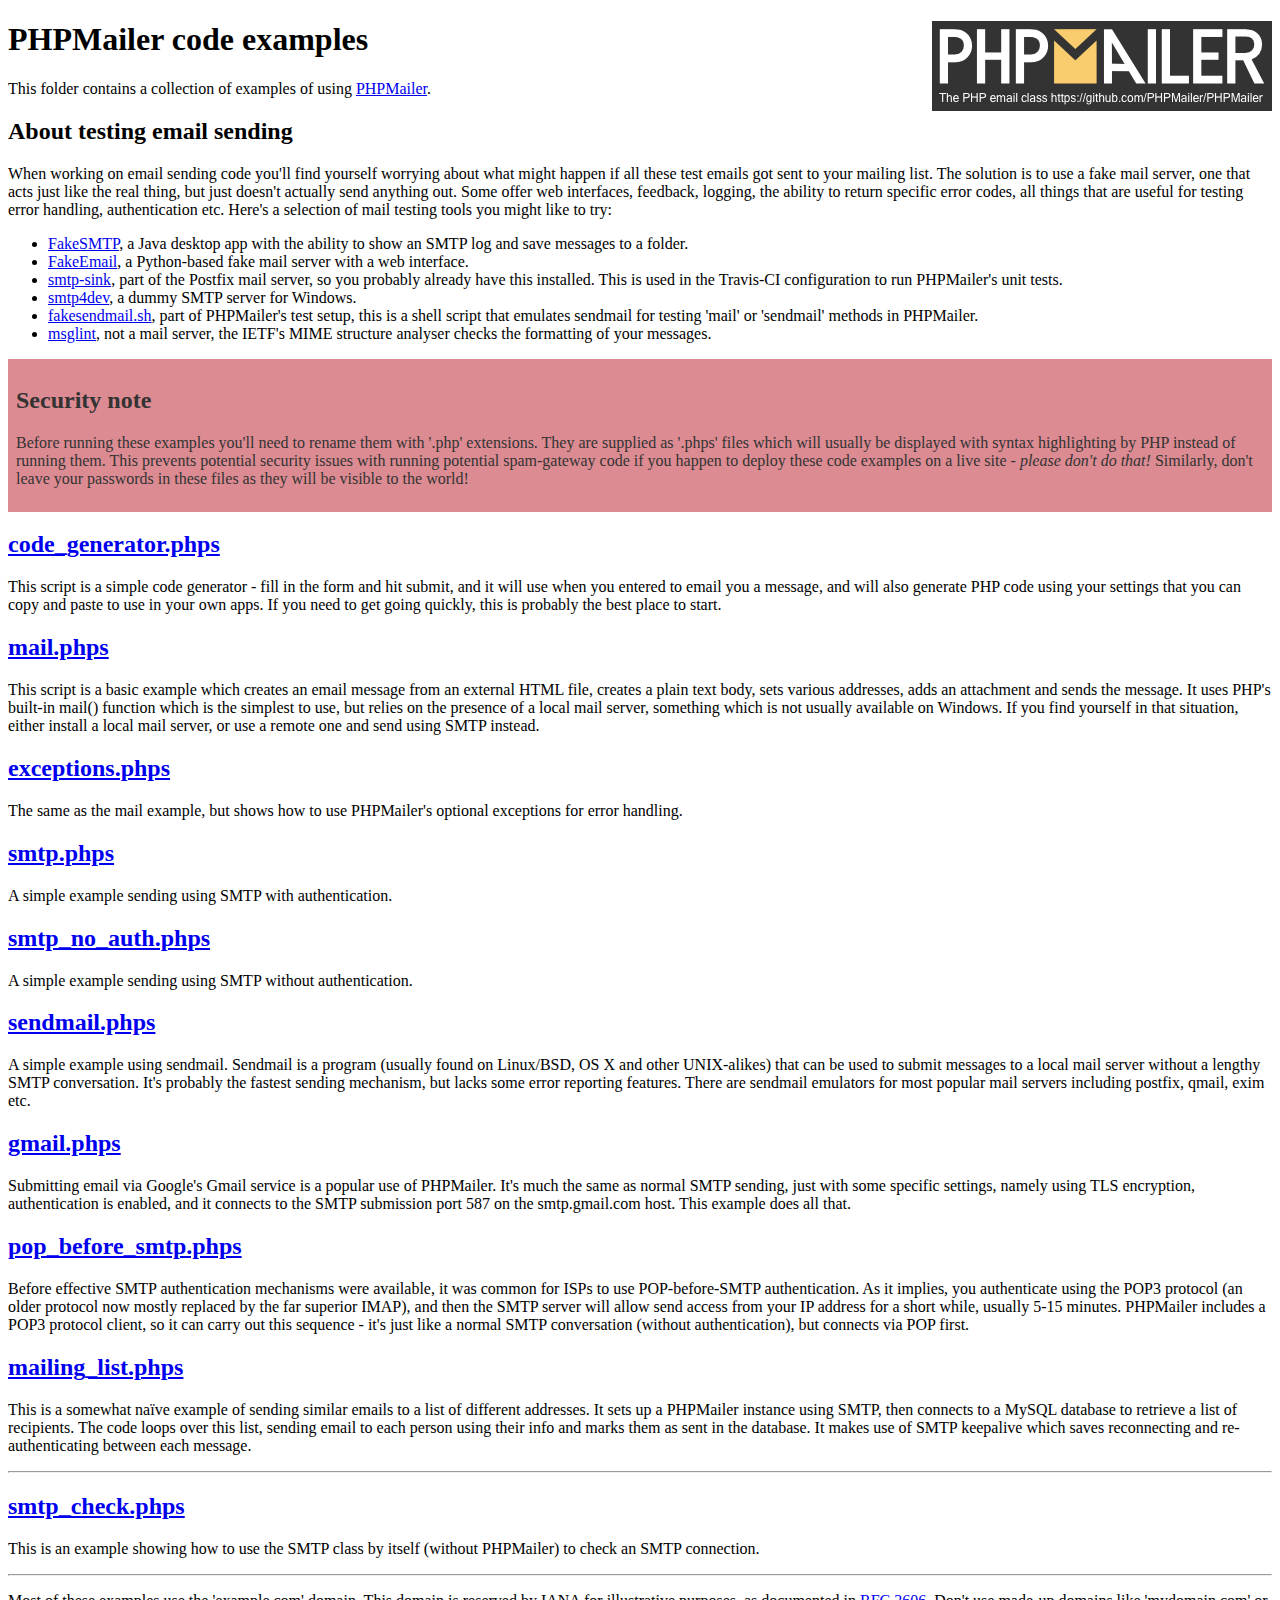
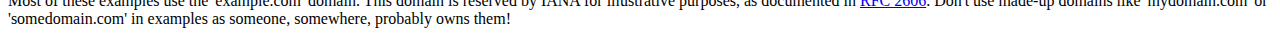
<file: ajax/phpmayler/examples/index.html>
<!DOCTYPE html>
<html>
<head>
	<meta charset="UTF-8">
	<title>PHPMailer Examples</title>
</head>
<body>
<h1>PHPMailer code examples<a href="https://github.com/PHPMailer/PHPMailer"><img src="images/phpmailer.png" style="float:right; border:0;" alt="PHPMailer logo"></a></h1>
<p>This folder contains a collection of examples of using <a href="https://github.com/PHPMailer/PHPMailer">PHPMailer</a>.</p>
<h2>About testing email sending</h2>
<p>When working on email sending code you'll find yourself worrying about what might happen if all these test emails got sent to your mailing list. The solution is to use a fake mail server, one that acts just like the real thing, but just doesn't actually send anything out. Some offer web interfaces, feedback, logging, the ability to return specific error codes, all things that are useful for testing error handling, authentication etc. Here's a selection of mail testing tools you might like to try:</p>
<ul>
  <li><a href="https://github.com/Nilhcem/FakeSMTP">FakeSMTP</a>, a Java desktop app with the ability to show an SMTP log and save messages to a folder. </li>
  <li><a href="https://github.com/isotoma/FakeEmail">FakeEmail</a>, a Python-based fake mail server with a web interface.</li>
  <li><a href="http://www.postfix.org/smtp-sink.1.html">smtp-sink</a>, part of the Postfix mail server, so you probably already have this installed. This is used in the Travis-CI configuration to run PHPMailer's unit tests.</li>
  <li><a href="http://smtp4dev.codeplex.com">smtp4dev</a>, a dummy SMTP server for Windows.</li>
  <li><a href="https://github.com/PHPMailer/PHPMailer/blob/master/test/fakesendmail.sh">fakesendmail.sh</a>, part of PHPMailer's test setup, this is a shell script that emulates sendmail for testing 'mail' or 'sendmail' methods in PHPMailer.</li>
  <li><a href="http://tools.ietf.org/tools/msglint/">msglint</a>, not a mail server, the IETF's MIME structure analyser checks the formatting of your messages.</li>
</ul>
<div style="padding: 8px; color: #333333; background-color: #dc8b92">
<h2>Security note</h2>
<p>Before running these examples you'll need to rename them with '.php' extensions. They are supplied as '.phps' files which will usually be displayed with syntax highlighting by PHP instead of running them. This prevents potential security issues with running potential spam-gateway code if you happen to deploy these code examples on a live site - <em>please don't do that!</em> Similarly, don't leave your passwords in these files as they will be visible to the world!</p>
</div>
<h2><a href="code_generator.phps">code_generator.phps</a></h2>
<p>This script is a simple code generator - fill in the form and hit submit, and it will use when you entered to email you a message, and will also generate PHP code using your settings that you can copy and paste to use in your own apps. If you need to get going quickly, this is probably the best place to start.</p>
<h2><a href="mail.phps">mail.phps</a></h2>
<p>This script is a basic example which creates an email message from an external HTML file, creates a plain text body, sets various addresses, adds an attachment and sends the message. It uses PHP's built-in mail() function which is the simplest to use, but relies on the presence of a local mail server, something which is not usually available on Windows. If you find yourself in that situation, either install a local mail server, or use a remote one and send using SMTP instead.</p>
<h2><a href="exceptions.phps">exceptions.phps</a></h2>
<p>The same as the mail example, but shows how to use PHPMailer's optional exceptions for error handling.</p>
<h2><a href="smtp.phps">smtp.phps</a></h2>
<p>A simple example sending using SMTP with authentication.</p>
<h2><a href="smtp_no_auth.phps">smtp_no_auth.phps</a></h2>
<p>A simple example sending using SMTP without authentication.</p>
<h2><a href="sendmail.phps">sendmail.phps</a></h2>
<p>A simple example using sendmail. Sendmail is a program (usually found on Linux/BSD, OS X and other UNIX-alikes) that can be used to submit messages to a local mail server without a lengthy SMTP conversation. It's probably the fastest sending mechanism, but lacks some error reporting features. There are sendmail emulators for most popular mail servers including postfix, qmail, exim etc.</p>
<h2><a href="gmail.phps">gmail.phps</a></h2>
<p>Submitting email via Google's Gmail service is a popular use of PHPMailer. It's much the same as normal SMTP sending, just with some specific settings, namely using TLS encryption, authentication is enabled, and it connects to the SMTP submission port 587 on the smtp.gmail.com host. This example does all that.</p>
<h2><a href="pop_before_smtp.phps">pop_before_smtp.phps</a></h2>
<p>Before effective SMTP authentication mechanisms were available, it was common for ISPs to use POP-before-SMTP authentication. As it implies, you authenticate using the POP3 protocol (an older protocol now mostly replaced by the far superior IMAP), and then the SMTP server will allow send access from your IP address for a short while, usually 5-15 minutes. PHPMailer includes a POP3 protocol client, so it can carry out this sequence - it's just like a normal SMTP conversation (without authentication), but connects via POP first.</p>
<h2><a href="mailing_list.phps">mailing_list.phps</a></h2>
<p>This is a somewhat naïve example of sending similar emails to a list of different addresses. It sets up a PHPMailer instance using SMTP, then connects to a MySQL database to retrieve a list of recipients. The code loops over this list, sending email to each person using their info and marks them as sent in the database. It makes use of SMTP keepalive which saves reconnecting and re-authenticating between each message.</p>
<hr>
<h2><a href="smtp_check.phps">smtp_check.phps</a></h2>
<p>This is an example showing how to use the SMTP class by itself (without PHPMailer) to check an SMTP connection.</p>
<hr>
<p>Most of these examples use the 'example.com' domain. This domain is reserved by IANA for illustrative purposes, as documented in <a href="http://tools.ietf.org/html/rfc2606">RFC 2606</a>. Don't use made-up domains like 'mydomain.com' or 'somedomain.com' in examples as someone, somewhere, probably owns them!</p>
</body>
</html>
</file>
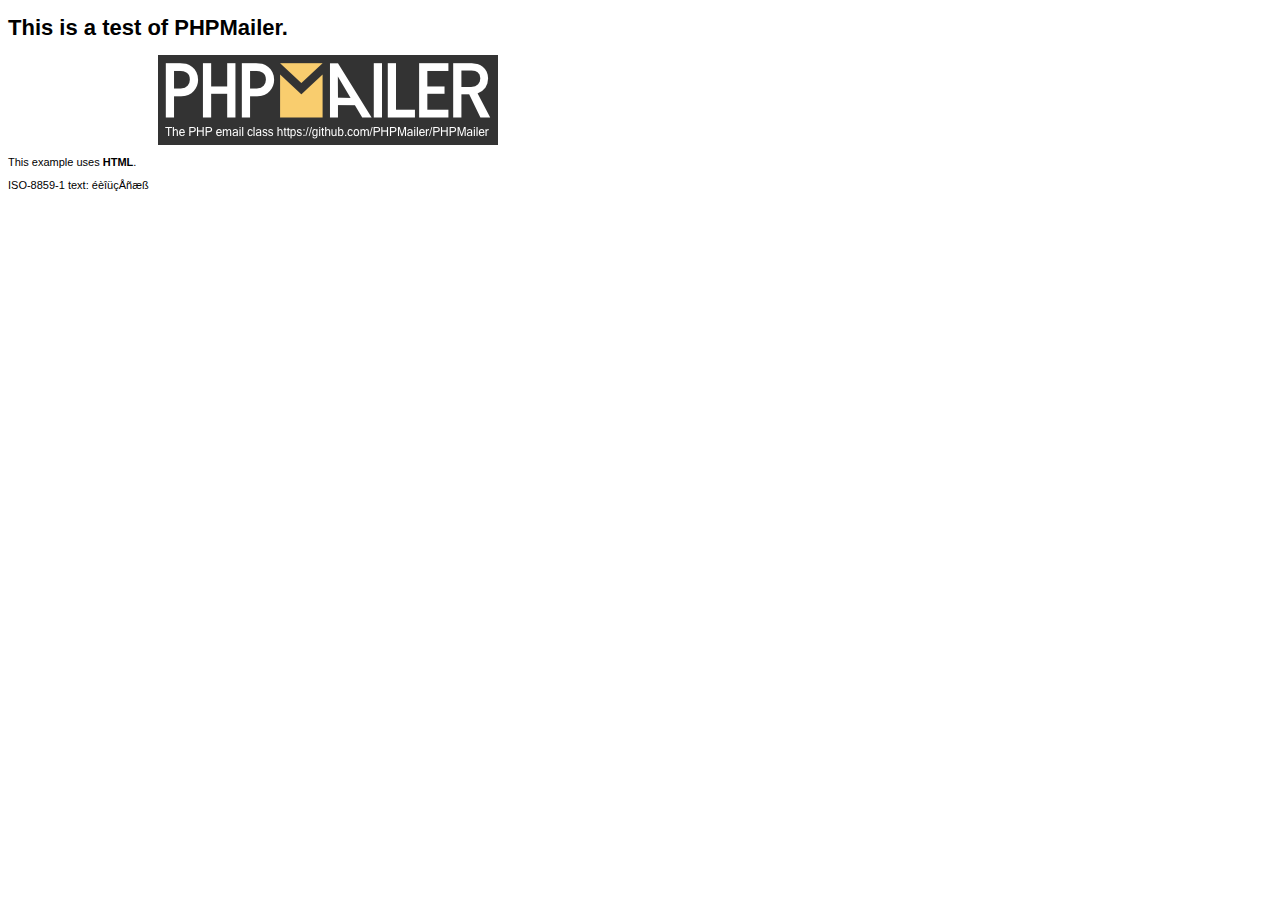
<file: ajax/phpmayler/examples/contents.html>
<!DOCTYPE HTML PUBLIC "-//W3C//DTD HTML 4.01 Transitional//EN" "http://www.w3.org/TR/html4/loose.dtd">
<html>
<head>
  <meta http-equiv="Content-Type" content="text/html; charset=iso-8859-1">
  <title>PHPMailer Test</title>
</head>
<body>
<div style="width: 640px; font-family: Arial, Helvetica, sans-serif; font-size: 11px;">
  <h1>This is a test of PHPMailer.</h1>
  <div align="center">
    <a href="https://github.com/PHPMailer/PHPMailer/"><img src="images/phpmailer.png" height="90" width="340" alt="PHPMailer rocks"></a>
  </div>
  <p>This example uses <strong>HTML</strong>.</p>
  <p>ISO-8859-1 text: ���������</p>
</div>
</body>
</html>
</file>
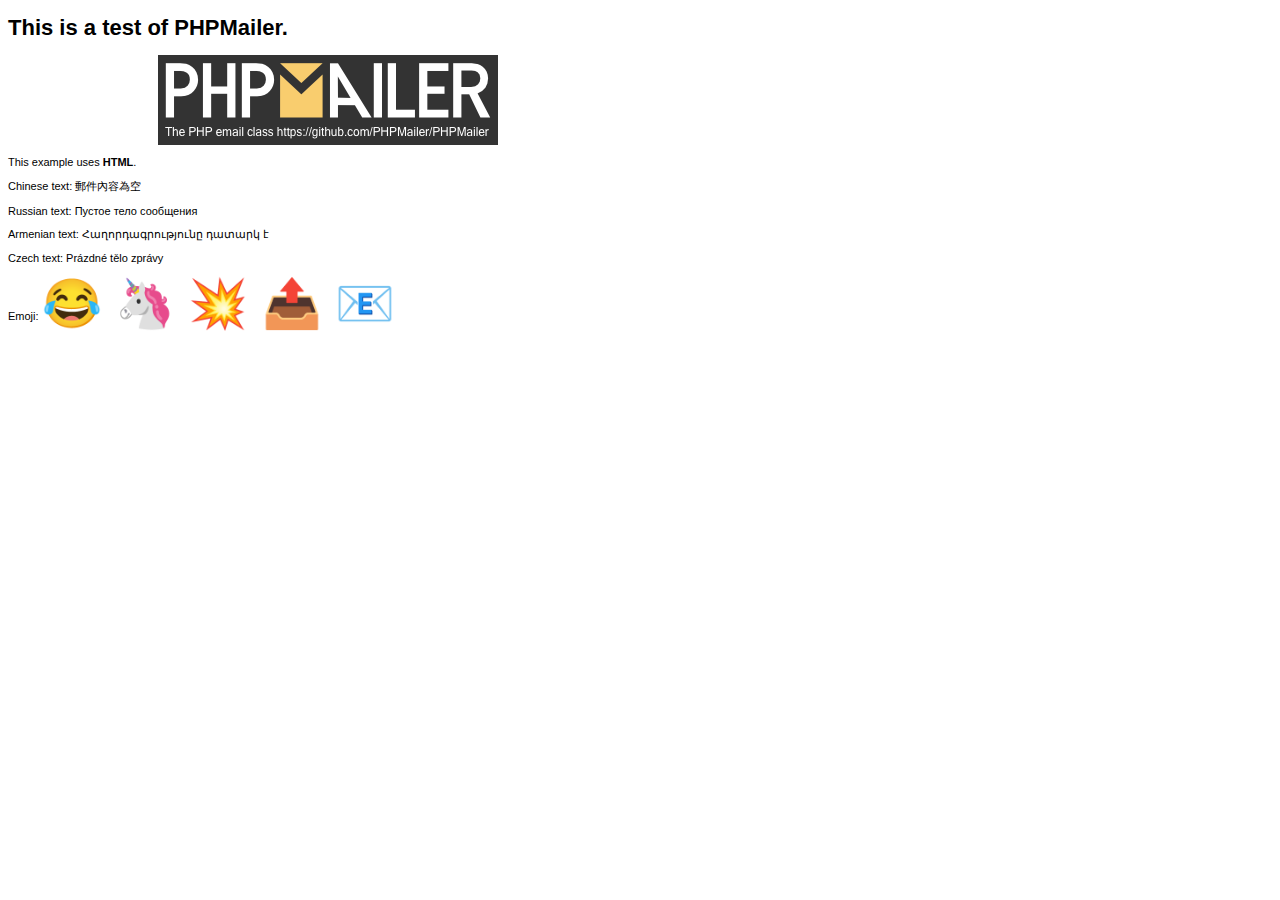
<file: ajax/phpmayler/examples/contentsutf8.html>
<!DOCTYPE HTML PUBLIC "-//W3C//DTD HTML 4.01 Transitional//EN" "http://www.w3.org/TR/html4/loose.dtd">
<html>
<head>
  <meta http-equiv="Content-Type" content="text/html; charset=utf-8">
  <title>PHPMailer Test</title>
</head>
<body>
<div style="width: 640px; font-family: Arial, Helvetica, sans-serif; font-size: 11px;">
  <h1>This is a test of PHPMailer.</h1>
  <div align="center">
    <a href="https://github.com/PHPMailer/PHPMailer/"><img src="images/phpmailer.png" height="90" width="340" alt="PHPMailer rocks"></a>
  </div>
  <p>This example uses <strong>HTML</strong>.</p>
  <p>Chinese text: 郵件內容為空</p>
  <p>Russian text: Пустое тело сообщения</p>
  <p>Armenian text: Հաղորդագրությունը դատարկ է</p>
  <p>Czech text: Prázdné tělo zprávy</p>
  <p>Emoji: <span style="font-size: 48px">😂 🦄 💥 📤 📧</span></p>
</div>
</body>
</html>
</file>
<file: css/basic.css>
/* TABLE OF CONTENTS
	1. Basic
	2. Container
	3. Columns
	4. Typography
	5. Links
	6. Buttons
	7. Preloader
	8. Forms
	9. Lists
	10. Code
	11. Tables
	12. Alignment
	13. Text Formating
	14. Blockquote
	15. Animations
*/

/* 1. Basic */

html {
    margin-right: 0 !important;
}

body {
    margin: 0;
    padding: 0;
    border: none;
    font-family: 'Roboto', helvetica;
    font-size: 16px;
    color: #868686;
    background: #eeeeee;
    line-height: 20px;
    letter-spacing: 0.01em;
    font-weight: 300;
}

.page {
    position: relative;
    overflow: hidden;
    padding: 320px 0 0 0;
}

@media (max-width: 720px) {
    .page {
        padding: 202px 0 0 0;
    }
}

* {
    box-sizing: border-box;
    -webkit-box-sizing: border-box;
}

.clear {
    clear: both;
}

.mobile {
    display: none;
}

@media (max-width: 720px) {
    .mobile {
        display: block;
    }
}

.desctop {
    display: block;
}

@media (max-width: 720px) {
    .desctop {
        display: none;
    }
}

/* 2. Container */

.container {
    position: relative;
    background: #eeeeee;
}

.wrapper {
    position: relative;
    margin: 0 auto;
    max-width: 1100px;
}

@media (max-width: 1080px) {
    .wrapper {
        margin: 0 20px;
    }
}

@media (max-width: 420px) {
    .wrapper {
        margin: 0 10px;
    }
}

/* 3. Columns */

.row {
    position: relative;
    margin: 0 -10px;
    padding: 0 0 30px 0;
}

.row:last-child {
    padding: 0;
}

.row .col {
    padding: 0 12px;
}

@media (min-width: 1080px) {
    .row .col.col-d-12,
    .row .col.col-d-11,
    .row .col.col-d-10,
    .row .col.col-d-9,
    .row .col.col-d-8,
    .row .col.col-d-7,
    .row .col.col-d-6,
    .row .col.col-d-5,
    .row .col.col-d-4,
    .row .col.col-d-3,
    .row .col.col-d-2,
    .row .col.col-d-1 {
        float: left;
    }
    .row .col.col-d-12 {
        width: 99.996%;
    }
    .row .col.col-d-11 {
        width: 91.663%;
    }
    .row .col.col-d-10 {
        width: 83.333%;
    }
    .row .col.col-d-9 {
        width: 74.997%;
    }
    .row .col.col-d-8 {
        width: 66.664%;
    }
    .row .col.col-d-7 {
        width: 58.331%;
    }
    .row .col.col-d-6 {
        width: 49.998%;
    }
    .row .col.col-d-5 {
        width: 41.665%;
    }
    .row .col.col-d-4 {
        width: 33.332%;
    }
    .row .col.col-d-3 {
        width: 24.999%;
    }
    .row .col.col-d-2 {
        width: 16.666%;
    }
    .row .col.col-d-1 {
        width: 8.333%;
    }
}

@media (max-width: 1079px) {
    .row .col {
        padding: 10px;
    }
    .row .col.col-t-12,
    .row .col.col-t-11,
    .row .col.col-t-10,
    .row .col.col-t-9,
    .row .col.col-t-8,
    .row .col.col-t-7,
    .row .col.col-t-6,
    .row .col.col-t-5,
    .row .col.col-t-4,
    .row .col.col-t-3,
    .row .col.col-t-2,
    .row .col.col-t-1 {
        float: left;
    }
    .row .col.col-t-12 {
        width: 99.996%;
    }
    .row .col.col-t-11 {
        width: 91.663%;
    }
    .row .col.col-t-10 {
        width: 83.333%;
    }
    .row .col.col-t-9 {
        width: 74.997%;
    }
    .row .col.col-t-8 {
        width: 66.664%;
    }
    .row .col.col-t-7 {
        width: 58.331%;
    }
    .row .col.col-t-6 {
        width: 49.998%;
    }
    .row .col.col-t-5 {
        width: 41.665%;
    }
    .row .col.col-t-4 {
        width: 33.332%;
    }
    .row .col.col-t-3 {
        width: 24.999%;
    }
    .row .col.col-t-2 {
        width: 16.666%;
    }
    .row .col.col-t-1 {
        width: 8.333%;
    }
}

@media (max-width: 720px) {
    .row .col {
        padding: 8px;
    }
    .row .col.col-m-12,
    .row .col.col-m-11,
    .row .col.col-m-10,
    .row .col.col-m-9,
    .row .col.col-m-8,
    .row .col.col-m-7,
    .row .col.col-m-6,
    .row .col.col-m-5,
    .row .col.col-m-4,
    .row .col.col-m-3,
    .row .col.col-m-2,
    .row .col.col-m-1 {
        float: left;
    }
    .row .col.col-m-12 {
        width: 99.996%;
    }
    .row .col.col-m-11 {
        width: 91.663%;
    }
    .row .col.col-m-10 {
        width: 83.333%;
    }
    .row .col.col-m-9 {
        width: 74.997%;
    }
    .row .col.col-m-8 {
        width: 66.664%;
    }
    .row .col.col-m-7 {
        width: 58.331%;
    }
    .row .col.col-m-6 {
        width: 49.998%;
    }
    .row .col.col-m-5 {
        width: 41.665%;
    }
    .row .col.col-m-4 {
        width: 33.332%;
    }
    .row .col.col-m-3 {
        width: 24.999%;
    }
    .row .col.col-m-2 {
        width: 16.666%;
    }
    .row .col.col-m-1 {
        width: 8.333%;
    }
}

.row:after {
    content: '';
    display: block;
    clear: both;
}

/* 4. Typography */

h1,
h2,
h3,
h4,
h5,
h6 {
    font-weight: 300;
    font-family: 'Roboto', helvetica;
    margin: 0;
    margin-bottom: 15px;
    color: #363636;
}

h1 {
    font-size: 36px;
    line-height: 42px;
}

h2 {
    font-size: 32px;
    line-height: 38px;
}

h3 {
    font-size: 28px;
    line-height: 34px;
}

h4 {
    font-size: 24px;
    line-height: 30px;
}

h5 {
    font-size: 20px;
    line-height: 26px;
}

h6 {
    font-size: 16px;
    line-height: 22px;
}

p {
    font-size: 16px;
    line-height: 25px;
    padding: 0;
    margin: 0 0 15px 0;
}

strong {
    font-weight: 500;
    color: #363636;
}

.date {
    margin: 5px 5px 5px 0;
    padding: 1px 5px;
    display: inline-block;
    vertical-align: top;
    background: #689f38;
    font-size: 13px;
    color: #fefefe;
    border-radius: 2px;
    -moz-border-radius: 2px;
    -webkit-border-radius: 2px;
    -khtml-border-radius: 2px;
    transition: all 0.2s ease 0s;
    -moz-transition: all 0.2s ease 0s;
    -webkit-transition: all 0.2s ease 0s;
    -o-transition: all 0.2s ease 0s;
}

.category {
    margin: 5px 5px 5px 0;
    padding: 1px 5px;
    display: inline-block;
    vertical-align: top;
    background: #efefef;
    font-size: 13px;
    color: #363636;
    border-radius: 2px;
    -moz-border-radius: 2px;
    -webkit-border-radius: 2px;
    -khtml-border-radius: 2px;
    transition: all 0.2s ease 0s;
    -moz-transition: all 0.2s ease 0s;
    -webkit-transition: all 0.2s ease 0s;
    -o-transition: all 0.2s ease 0s;
}

a.category:hover {
    color: #fefefe;
}

/* 5. Links */

a {
    color: #363636;
    text-decoration: none;
    opacity: 1;
    outline: none;
}

a:hover {
    text-decoration: none;
    color: #689F38;
}
.box-item img::selection,
.box-item div::selection,
.box-item a::selection,
.box-item p::selection{
    background-color: transparent;
}
/* 6. Buttons */

a.btn,
.btn {
    position: relative;
    overflow: hidden;
    display: inline-block;
    vertical-align: middle;
    height: 42px;
    line-height: 42px;
    padding: 0;
    font-weight: 400;
    text-align: center;
    color: #fefefe;
    font-size: 14px;
    font-family: 'Roboto', helvetica;
    background: #689f38;
    cursor: pointer;
    transition: all 0.2s ease 0s;
    -moz-transition: all 0.2s ease 0s;
    -webkit-transition: all 0.2s ease 0s;
    -o-transition: all 0.2s ease 0s;
    border-radius: 2px;
    -moz-border-radius: 2px;
    -webkit-border-radius: 2px;
    -khtml-border-radius: 2px;
}

a.btn.extra,
.btn.extra {
    background: #efefef;
    color: #363636;
}

a.btn .circle,
.btn .circle {
    padding: 0 30px;
}

@media (max-width: 560px) {
    a.btn,
    .btn {
        width: 100%;
    }
}

/* 7. Preloader */

.preloader {
    position: fixed;
    top: 0;
    left: 0;
    width: 100%;
    height: 100%;
    text-align: center;
    background: #eeeeee;
    z-index: 1000;
}

.preloader .spinner {
    width: 40px;
    height: 40px;
    display: inline-block;
    position: relative;
}

.preloader .spinner .double-bounce1,
.preloader .spinner .double-bounce2 {
    width: 100%;
    height: 100%;
    background: #689f38;
    opacity: 0.7;
    position: absolute;
    top: 0;
    left: 0;
    -webkit-animation: sk-bounce 2s infinite ease-in-out;
    animation: sk-bounce 2s infinite ease-in-out;
    border-radius: 50%;
    -moz-border-radius: 50%;
    -webkit-border-radius: 50%;
    -khtml-border-radius: 50%;
}

.preloader .spinner .double-bounce2 {
    -webkit-animation-delay: -1s;
    animation-delay: -1s;
}

/* 8. Forms */

input,
textarea,
button {
    margin: 0 0 20px 0;
    padding: 0;
    display: block;
    width: 100%;
    height: 52px;
    background: none;
    font-family: 'Roboto', helvetica;
    font-size: 16px;
    font-weight: 300;
    color: #868686;
    border: none;
    border-bottom: 1px solid rgba(0, 0, 0, 0.2);
    -webkit-appearance: none;
    -moz-appearance: none;
    resize: none;
    outline: 0;
    transition: all 0.2s ease 0s;
    -moz-transition: all 0.2s ease 0s;
    -webkit-transition: all 0.2s ease 0s;
    -o-transition: all 0.2s ease 0s;
}

input:focus,
textarea:focus,
button:focus {
    color: #363636;
    border-bottom: 1px solid #363636;
}

textarea {
    height: 115px;
    padding: 15px 0 0 0;
}

button {
    width: auto;
    display: inline-block;
    vertical-align: top;
    text-align: left;
    border-bottom: 1px solid rgba(0, 0, 0, 0.2);
    cursor: pointer;
    color: #363636;
}

button:hover {
    border-bottom: 1px solid #363636;
}

label,
legend {
    display: block;
    padding-bottom: 10px;
    font-family: 'Roboto', helvetica;
    font-size: 16px;
}

fieldset {
    border-width: 0;
    padding: 0;
}

input[type="checkbox"],
input[type="radio"] {
    display: inline;
}

::-webkit-input-placeholder {
    color: #363636;
}

:-moz-placeholder {
    color: #363636;
}

::-moz-placeholder {
    color: #363636;
}

:-ms-input-placeholder {
    color: #363636;
}

input:focus::-webkit-input-placeholder,
textarea:focus::-webkit-input-placeholder {
    color: #363636;
}

input:focus:-moz-placeholder,
textarea:focus:-moz-placeholder {
    color: #363636;
}

input:focus::-moz-placeholder,
textarea:focus::-moz-placeholder {
    color: #363636;
}

input:focus:-ms-input-placeholder,
textarea:focus:-ms-input-placeholder {
    color: #363636;
}

input.error,
textarea.error {
    border-bottom: 1px solid #ff0000 !important;
}

label.error {
    display: none !important;
}

input.error::-moz-placeholder,
textarea.error::-moz-placeholder {
    color: #ff0000;
}

input.error:-moz-placeholder,
textarea.error:-moz-placeholder {
    color: #ff0000;
}

input.error:-ms-input-placeholder,
textarea.error:-ms-input-placeholder {
    color: #ff0000;
}

input.error::-webkit-input-placeholder,
textarea.error::-webkit-input-placeholder {
    color: #ff0000;
}

/* 9. Lists */

ol,
ul {
    list-style: none;
    margin-top: 0px;
    margin-bottom: 0px;
    padding-left: 0px;
}

ul ul,
ul ol,
ol ol,
ol ul {
    margin-bottom: 0px;
}

li {
    margin-bottom: 0px;
}

/* 10. Code */

code {
    background: #eeeeee;
    font-size: 16px;
    font-family: 'Roboto', helvetica;
    margin: 20px 0;
    padding: 10px 20px;
}

/* 11. Tables */

table {
    width: 100%;
    margin: 30px 0;
    padding: 0;
    border-collapse: collapse;
}

th {
    font-weight: 500;
    border: none;
    border-bottom: 1px solid #eeeeee;
    color: #363636;
    padding: 12px 15px;
    text-align: left;
}

td {
    border: none;
    border-bottom: 1px solid #eeeeee;
    padding: 12px 15px;
    text-align: left;
    color: #868686;
}

/* 12. Alignment */

.align-center {
    text-align: center !important;
}

.align-right {
    text-align: right !important;
}

.align-left {
    text-align: left !important;
}

.pull-right {
    float: right !important;
}

.pull-left {
    float: left !important;
}

.pull-none {
    float: none !important;
}

.full-width {
    max-width: 100% !important;
    width: 100% !important;
}

.full-max-width {
    max-width: 100% !important;
    width: auto !important;
}

.centrize {
    display: table !important;
    table-layout: fixed !important;
    height: 100% !important;
    position: relative !important;
}

.vertical-center {
    display: table-cell !important;
    vertical-align: middle !important;
}

/* 13. Text Formating */

.text-uppercase {
    text-transform: uppercase !important;
}

.text-lowercase {
    text-transform: lowercase !important;
}

.text-capitalize {
    text-transform: capitalize !important;
}

.text-regular {
    font-weight: 400 !important;
}

.text-bold {
    font-weight: 700 !important;
}

.text-italic {
    font-style: italic !important;
}

/* 14. Blockquote */

blockquote {
    font-family: 'Roboto', helvetica;
}

/* 15. Animations */

/*Animate Button Hover*/

.ink {
    display: block;
    position: absolute;
    background: rgba(0, 0, 0, 0.2);
    border-radius: 100%;
    transform: scale(0);
    -webkit-transform: scale(0);
    -moz-transform: scale(0);
    -o-transform: scale(0);
}

.btn_animated .circle {
    width: 100%;
    height: 100%;
    display: block;
}

.animate {
    -webkit-animation: ripple 0.6s linear;
    animation: ripple 0.6s linear;
}

@keyframes ripple {
    100% {
        opacity: 0;
        transform: scale(4);
        -webkit-transform: scale(4);
    }
}
</file>
<file: css/layout.css>
/* TABLE OF CONTENTS
	1. Background Image
	2. Header
	3. Section
	4. Started
	5. About
	6. Skills
	7. Experience & Education
	8. Services
	9. Portfolio
	10. Clients
	11. Pricing
	12. Blog
	13. Contacts
	14. Footer
	15. Popups
*/

/* 1. Background Image */

.started-bg {
    position: fixed;
    top: 0;
    left: 0;
    width: 100%;
    height: 320px;
    background: #689f38;
}

@media (max-width: 720px) {
    .started-bg {
        height: 202px;
    }
}

.started-bg .slide {
    width: 100%;
    height: 100%;
    background-position: center center;
    background-repeat: no-repeat;
    background-size: cover;
    opacity: 0.5;
}

/* 2. Header */

header {
    position: relative;
    z-index: 101;
}

header .top-menu {
    position: fixed;
    top: 0;
    right: -300px;
    width: 300px;
    height: 100%;
    background: #689f38;
    transition: all 0.4s ease 0s;
    -moz-transition: all 0.4s ease 0s;
    -webkit-transition: all 0.4s ease 0s;
    -o-transition: all 0.4s ease 0s;
}

@media (max-width: 720px) {
    header .top-menu {
        width: 200px;
        right: -200px;
    }
}

header .top-menu.active {
    right: 0px;
}

header .top-menu.active .menu-btn span {
    transform: rotate(45deg);
    -webkit-transform: rotate(45deg);
    -moz-transform: rotate(45deg);
    -o-transform: rotate(45deg);
}

header .top-menu.active .menu-btn span:before {
    top: 0;
    transform: rotate(-90deg);
    -webkit-transform: rotate(-90deg);
    -moz-transform: rotate(-90deg);
    -o-transform: rotate(-90deg);
}

header .top-menu.active .menu-btn span:after {
    opacity: 0;
}

header .top-menu.fixed .menu-btn:before {
    opacity: 1;
}

header .top-menu ul {
    position: relative;
    overflow: auto;
    height: 100%;
    font-size: 0;
}

header .top-menu ul li {
    display: block;
    line-height: 57px;
}

header .top-menu ul li a {
    position: relative;
    overflow: hidden;
    display: block;
    width: 100%;
    height: 100%;
    color: #fefefe;
    font-size: 16px;
    font-weight: 400;
}

header .top-menu ul li a:before {
    content: '';
    position: absolute;
    left: 0;
    bottom: 0;
    width: 100%;
    height: 100%;
    display: block;
    background: rgba(0, 0, 0, 0.2);
    z-index: -1;
    opacity: 0;
    transition: all 0.2s ease 0s;
    -moz-transition: all 0.2s ease 0s;
    -webkit-transition: all 0.2s ease 0s;
    -o-transition: all 0.2s ease 0s;
}

header .top-menu ul li a .circle {
    padding: 0 20px;
}

header .top-menu ul li.active a:before {
    opacity: 1;
}

header .menu-btn {
    position: absolute;
    top: 0;
    left: -57px;
    display: block;
    width: 57px;
    height: 57px;
}

header .menu-btn:before {
    content: '';
    position: absolute;
    left: 0;
    top: 0;
    width: 100%;
    height: 100%;
    opacity: 0;
    background: #689f38;
    transition: all 0.2s ease 0s;
    -moz-transition: all 0.2s ease 0s;
    -webkit-transition: all 0.2s ease 0s;
    -o-transition: all 0.2s ease 0s;
}

header .menu-btn span {
    margin: -1px 0 0 -7px;
    position: absolute;
    top: 50%;
    left: 50%;
    width: 14px;
    height: 2px;
    background: #fefefe;
    transition: all 0.3s ease 0s;
    -moz-transition: all 0.3s ease 0s;
    -webkit-transition: all 0.3s ease 0s;
    -o-transition: all 0.3s ease 0s;
}

header .menu-btn span:before,
header .menu-btn span:after {
    content: '';
    position: absolute;
    top: -5px;
    left: 0;
    width: 14px;
    height: 2px;
    background: #fefefe;
    transition: all 0.3s ease 0s;
    -moz-transition: all 0.3s ease 0s;
    -webkit-transition: all 0.3s ease 0s;
    -o-transition: all 0.3s ease 0s;
}

header .menu-btn span:after {
    top: auto;
    bottom: -5px;
}

/* 3. Section */

.section {
    padding: 50px 0;
    position: relative;
}

.section.blog-posts {
    padding-top: 10px;
}

@media (max-width: 1080px) {
    .section {
        padding: 35px 0;
    }
}

.section .title {
    position: relative;
    height: 70px;
    text-align: center;
    color: #363636;
    font-size: 36px;
    font-weight: 100;
    z-index: 3;
}

.section .title .circle {
    margin: 0 0 0 -31px;
    position: absolute;
    left: 50%;
    bottom: -45px;
    width: 62px;
    height: 62px;
    background: #689f38;
    text-align: center;
    line-height: 62px;
    padding-left: 1px;
    border-radius: 62px;
    -moz-border-radius: 62px;
    -webkit-border-radius: 62px;
    -khtml-border-radius: 62px;
    box-shadow: 0 6px 10px 0 rgba(0, 0, 0, 0.2);
    -moz-box-shadow: 0 6px 10px 0 rgba(0, 0, 0, 0.2);
    -webkit-box-shadow: 0 6px 10px 0 rgba(0, 0, 0, 0.2);
    -khtml-box-shadow: 0 6px 10px 0 rgba(0, 0, 0, 0.2);
}

.section .title .circle .icon {
    color: #fefefe;
    font-size: 30px;
}

.section .i_title {
    position: relative;
    margin: -57px 0 0 0;
    text-align: center;
    z-index: 3;
}

.section .i_title .icon {
    margin: 0 auto;
    position: relative;
    display: block;
    overflow: hidden;
    width: 62px;
    height: 62px;
    line-height: 62px;
    background: #689f38;
    transition: all 0.2s ease 0s;
    -moz-transition: all 0.2s ease 0s;
    -webkit-transition: all 0.2s ease 0s;
    -o-transition: all 0.2s ease 0s;
    border-radius: 62px;
    -moz-border-radius: 62px;
    -webkit-border-radius: 62px;
    -khtml-border-radius: 62px;
    box-shadow: 0 6px 10px 0 rgba(0, 0, 0, 0.2);
    -moz-box-shadow: 0 6px 10px 0 rgba(0, 0, 0, 0.2);
    -webkit-box-shadow: 0 6px 10px 0 rgba(0, 0, 0, 0.2);
    -khtml-box-shadow: 0 6px 10px 0 rgba(0, 0, 0, 0.2);
}

.section .i_title .icon .circle {
    padding: 0 0 0 1px;
    display: block;
    width: 100%;
    height: 100%;
    -webkit-mask-image: url([data-uri]);
    border-radius: 100%;
    -moz-border-radius: 100%;
    -webkit-border-radius: 100%;
    -khtml-border-radius: 100%;
}

.section .i_title .icon .icon {
    font-size: 30px;
    color: #fefefe;
}

.section .i_title .name {
    margin: 20px 0;
    display: block;
    font-weight: 400;
    font-size: 17px;
    color: #363636;
}

.content-box {
    cursor: auto;
    padding: 25px;
    position: relative;
    background: #fefefe;
    border-radius: 2px;
    -moz-border-radius: 2px;
    -webkit-border-radius: 2px;
    -khtml-border-radius: 2px;
    box-shadow: 0 1px 4px 0 rgba(0, 0, 0, 0.14);
    -moz-box-shadow: 0 1px 4px 0 rgba(0, 0, 0, 0.14);
    -webkit-box-shadow: 0 1px 4px 0 rgba(0, 0, 0, 0.14);
    -khtml-box-shadow: 0 1px 4px 0 rgba(0, 0, 0, 0.14);
}
.cd-timeline ul{
    list-style-type: disc;
    margin-left: 15px;
}
/* 4. Started */

.section.started {
    margin: 0 0 -80px 0;
    padding: 0;
    top: -80px;
}

.st-box {
    text-align: center;
}

.st-box .st-bts {
    position: relative;
}

.st-box .st-bts a {
    margin: 0 -160px 0 0;
    position: absolute;
    overflow: hidden;
    right: 50%;
    top: 52px;
    width: 52px;
    height: 52px;
    line-height: 53px;
    background: #fefefe;
    transition: all 0.2s ease 0s;
    -moz-transition: all 0.2s ease 0s;
    -webkit-transition: all 0.2s ease 0s;
    -o-transition: all 0.2s ease 0s;
    border-radius: 52px;
    -moz-border-radius: 52px;
    -webkit-border-radius: 52px;
    -khtml-border-radius: 52px;
    box-shadow: 0 6px 10px 0 rgba(0, 0, 0, 0.2);
    -moz-box-shadow: 0 6px 10px 0 rgba(0, 0, 0, 0.2);
    -webkit-box-shadow: 0 6px 10px 0 rgba(0, 0, 0, 0.2);
    -khtml-box-shadow: 0 6px 10px 0 rgba(0, 0, 0, 0.2);
}

@media (max-width: 720px) {
    .st-box .st-bts a {
        margin: 0 -145px 0 0;
    }
}

.st-box .st-bts a .circle {
    padding: 0 0 0 1px;
    display: block;
    width: 100%;
    height: 100%;
    -webkit-mask-image: url([data-uri]);
    border-radius: 100%;
    -moz-border-radius: 100%;
    -webkit-border-radius: 100%;
    -khtml-border-radius: 100%;
}

.st-box .st-bts a .icon {
    font-size: 16px;
    color: #689f38;
}

.st-box .st-image {
    margin: 0 auto 15px auto;
    width: 148px;
    height: 148px;
    overflow: hidden;
    position: relative;
    background: rgba(0, 0, 0, 0.2);
    border-radius: 148px;
    -moz-border-radius: 148px;
    -webkit-border-radius: 148px;
    -khtml-border-radius: 148px;
}

.st-box .st-image img {
    width: 100%;
    height: 120%;
    border-radius: 100%;
    -moz-border-radius: 100%;
    -webkit-border-radius: 100%;
    -khtml-border-radius: 100%;
}

.st-box .st-title {
    font-size: 42px;
    font-weight: 100;
    line-height: 44px;
    color: #363636;
    font-family: 'Roboto', helvetica;
}

.st-box .st-title strong {
    display: block;
    text-transform: uppercase;
    font-weight: 100;
}

.st-box .st-subtitle {
    margin: 15px 0 0 0;
    font-size: 16px;
    font-weight: 400;
    color: #363636;
    font-family: 'Roboto', helvetica;
}

.st-box .st-soc {
    margin: 25px 0;
}

.st-box .st-soc a {
    margin: 0 10px;
    position: relative;
    display: inline-block;
    vertical-align: top;
    overflow: hidden;
    width: 40px;
    height: 40px;
    line-height: 46px;
    text-align: center;
    background: #689f38;
    transition: all 0.2s ease 0s;
    -moz-transition: all 0.2s ease 0s;
    -webkit-transition: all 0.2s ease 0s;
    -o-transition: all 0.2s ease 0s;
    border-radius: 52px;
    -moz-border-radius: 52px;
    -webkit-border-radius: 52px;
    -khtml-border-radius: 52px;
    box-shadow: 0 6px 10px 0 rgba(0, 0, 0, 0.2);
    -moz-box-shadow: 0 6px 10px 0 rgba(0, 0, 0, 0.2);
    -webkit-box-shadow: 0 6px 10px 0 rgba(0, 0, 0, 0.2);
    -khtml-box-shadow: 0 6px 10px 0 rgba(0, 0, 0, 0.2);
}

.st-box .st-soc a .circle {
    display: block;
    width: 100%;
    height: 100%;
    -webkit-mask-image: url([data-uri]);
    border-radius: 100%;
    -moz-border-radius: 100%;
    -webkit-border-radius: 100%;
    -khtml-border-radius: 100%;
}

@media (max-width: 720px) {
    .st-box .st-soc a {
        margin: 0 5px;
    }
}

.st-box .st-soc .icon {
    font-size: 21px;
    color: #fefefe;
}

/* 5. About */

.section.about {
    padding-top: 25px;
}

.section.about.started {
    margin: 0 0 -100px 0;
    padding: 0 0 50px 0;
    top: -100px;
}

@media (max-width: 1080px) {
    .section.about.started {
        margin: 0 0 -100px 0;
        padding: 0 0 35px 0;
    }
}

.section.about .st-box {
    text-align: left;
}

.section.about .st-box .st-soc a {
    margin: 0 20px 0 0;
}

@media (max-width: 720px) {
    .section.about .st-box .st-soc a {
        margin: 0 10px 0 0;
    }
}

.section.about .row .col {
    padding: 0 12px;
}

.section.about .content-box .bts .btn {
    margin: 10px 20px 10px 0;
}

.section.about .profile-image {
    margin-bottom: 15px;
}

.section.about .profile-image img {
    max-width: 100%;
    height: auto;
}

@media (max-width: 720px) {
    .info-list {
        padding: 0 0 15px 0;
    }
}

.info-list ul li {
    padding: 14px 0 14px 115px;
    position: relative;
    font-size: 14px;
    color: #363636;
    font-weight: 400;
    border-bottom: 1px dashed rgba(0, 0, 0, 0.2);
}

.info-list ul li:last-child {
    border-bottom: none;
}

@media (max-width: 1080px) {
    .info-list ul li {
        padding: 14px 0 14px 100px;
    }
}

.info-list ul li a {
    transition: all 0.2s ease 0s;
    -moz-transition: all 0.2s ease 0s;
    -webkit-transition: all 0.2s ease 0s;
    -o-transition: all 0.2s ease 0s;
}

.info-list ul li strong {
    padding: 0 20px 0 0;
    position: absolute;
    top: 14px;
    left: 0;
    display: block;
    width: 115px;
}

.info-list ul li strong span {
    padding: 2px 5px;
    background: #689f38;
    color: #fefefe;
    font-weight: 400;
    border-radius: 2px;
    -moz-border-radius: 2px;
    -webkit-border-radius: 2px;
    -khtml-border-radius: 2px;
}

/* 6. Skills */

@media (max-width: 720px) {
    .section.skills .col:first-child {
        padding-bottom: 50px;
    }
}

.skills ul {
    margin: 0;
    padding: 0;
    list-style: none;
}

.skills ul li {
    padding: 12px 0 14px 0;
    font-weight: 400;
}

.skills ul li .name {
    margin: 0 0 6px 0;
    position: relative;
    display: block;
    font-size: 14px;
    color: #363636;
}

.skills ul li .progress {
    position: relative;
    display: block;
    width: 100%;
    height: 8px;
    background: rgba(0, 0, 0, 0.1);
    border-radius: 2px;
    -moz-border-radius: 2px;
    -webkit-border-radius: 2px;
    -khtml-border-radius: 2px;
}

.skills ul li .progress .percentage {
    position: absolute;
    top: 0;
    left: 0;
    width: 0%;
    height: 8px;
    background: #689f38;
    border-radius: 2px;
    -moz-border-radius: 2px;
    -webkit-border-radius: 2px;
    -khtml-border-radius: 2px;
    transition: all 0.2s ease 0s;
    -moz-transition: all 0.2s ease 0s;
    -webkit-transition: all 0.2s ease 0s;
    -o-transition: all 0.2s ease 0s;
}

.skills ul li .progress .percentage .percent {
    position: absolute;
    top: -9px;
    right: 0;
    height: 26px;
    width: 26px;
    line-height: 26px;
    text-align: center;
    background: #689f38;
    border-radius: 26px;
    -moz-border-radius: 26px;
    -webkit-border-radius: 26px;
    -khtml-border-radius: 26px;
    box-shadow: 0 6px 10px 0 rgba(0, 0, 0, 0.2);
    -moz-box-shadow: 0 6px 10px 0 rgba(0, 0, 0, 0.2);
    -webkit-box-shadow: 0 6px 10px 0 rgba(0, 0, 0, 0.2);
    -khtml-box-shadow: 0 6px 10px 0 rgba(0, 0, 0, 0.2);
}

.skills ul li .progress .percentage .percent .icon {
    font-size: 24px;
    color: #fefefe;
}

/* 7. Experience & Education */

@media (max-width: 720px) {
    .section.experience .title,
    .section.education .title {
        padding: 20px 0 0 80px;
        text-align: left;
    }
    .section.experience .title .circle,
    .section.education .title .circle {
        margin: 0;
        bottom: 0;
        left: 0;
    }
}

.cd-timeline {
    margin: 30px 0 0 0;
    padding: 50px 0 0 0;
    position: relative;
}

.cd-timeline:before {
    content: '';
    margin: 0 0 0 -2px;
    position: absolute;
    top: 0;
    left: 50%;
    width: 3px;
    height: 100%;
    background: #689f38;
}

@media (max-width: 720px) {
    .cd-timeline {
        margin: 0;
    }
    .cd-timeline:before {
        left: 31px;
    }
}

.cd-timeline .cd-timeline-block {
    margin: 30px 0;
    position: relative;
}

.cd-timeline .cd-timeline-block:after {
    content: "";
    display: table;
    clear: both;
}

.cd-timeline .cd-timeline-block:first-child {
    margin-top: 0;
}

.cd-timeline .cd-timeline-block:last-child {
    margin-bottom: 0;
}

.cd-timeline .cd-timeline-block:nth-child(even) .cd-timeline-content {
    float: right;
}

@media (max-width: 720px) {
    .cd-timeline .cd-timeline-block:nth-child(even) .cd-timeline-content {
        float: none;
    }
}

.cd-timeline .cd-timeline-block:nth-child(even) .cd-timeline-content:before {
    top: 19px;
    left: auto;
    right: 100%;
    border-left: none;
    border-right: 7px solid #fefefe;
}

.cd-timeline .cd-timeline-block:nth-child(even) .cd-timeline-content:after {
    top: 19px;
    left: auto;
    right: 100%;
    background: url(../images/sh_lt.png) no-repeat;
}

.cd-timeline .cd-timeline-block:nth-child(even) .cd-timeline-content .date {
    right: auto;
    left: -154px;
}

.cd-timeline .cd-timeline-block:nth-child(even) .cd-timeline-content .date:before {
    right: auto;
    left: 100%;
    border-right: none;
    border-left: 6px solid #689f38;
}

@media (max-width: 720px) {
    .cd-timeline .cd-timeline-block:nth-child(even) .cd-timeline-content .date {
        right: auto;
        left: 0;
        top: -46px;
    }
    .cd-timeline .cd-timeline-block:nth-child(even) .cd-timeline-content .date:before {
        left: auto;
        right: 100%;
        border-left: none;
        border-right: 6px solid #689f38;
    }
}

.cd-timeline .cd-timeline-block .cd-timeline-point {
    margin: 0 0 0 -13px;
    position: absolute;
    top: 12px;
    left: 50%;
    width: 26px;
    height: 26px;
    line-height: 26px;
    text-align: center;
    background: #689f38;
    border-radius: 26px;
    -moz-border-radius: 26px;
    -webkit-border-radius: 26px;
    -khtml-border-radius: 26px;
    box-shadow: 0 6px 10px 0 rgba(0, 0, 0, 0.2);
    -moz-box-shadow: 0 6px 10px 0 rgba(0, 0, 0, 0.2);
    -webkit-box-shadow: 0 6px 10px 0 rgba(0, 0, 0, 0.2);
    -khtml-box-shadow: 0 6px 10px 0 rgba(0, 0, 0, 0.2);
}

.cd-timeline .cd-timeline-block .cd-timeline-point .icon {
    font-size: 24px;
    color: #fefefe;
}

@media (max-width: 720px) {
    .cd-timeline .cd-timeline-block .cd-timeline-point {
        margin: 0;
        left: 17px;
    }
}

.cd-timeline .cd-timeline-block .cd-timeline-content {
    position: relative;
    width: 46%;
}

.cd-timeline .cd-timeline-block .cd-timeline-content:before {
    content: '';
    position: absolute;
    top: 19px;
    left: 100%;
    height: 0;
    width: 0;
    border: 7px solid transparent;
    border-left: 7px solid #fefefe;
    z-index: 2;
}

.cd-timeline .cd-timeline-block .cd-timeline-content:after {
    content: '';
    position: absolute;
    top: 18px;
    left: 100%;
    height: 16px;
    width: 9px;
    z-index: 1;
    background: url(../images/sh_rt.png) no-repeat;
}

@media (max-width: 720px) {
    .cd-timeline .cd-timeline-block .cd-timeline-content {
        margin-left: 60px;
        padding-top: 60px;
        position: relative;
        width: auto;
    }
    .cd-timeline .cd-timeline-block .cd-timeline-content:before,
    .cd-timeline .cd-timeline-block .cd-timeline-content:after {
        display: none;
    }
}

.cd-timeline .cd-timeline-block .cd-timeline-content .date {
    margin: 0;
    position: absolute;
    top: 13px;
    right: -154px;
}

.cd-timeline .cd-timeline-block .cd-timeline-content .date:before {
    content: '';
    margin: -6px 0 0 0;
    position: absolute;
    top: 50%;
    right: 100%;
    height: 0;
    width: 0;
    border: 6px solid transparent;
    border-right: 6px solid #689f38;
}

@media (max-width: 720px) {
    .cd-timeline .cd-timeline-block .cd-timeline-content .date {
        right: auto;
        left: 0;
        top: -46px;
    }
}

.cd-timeline .cd-timeline-block .cd-timeline-content .category {
    margin: 0 0 10px 0;
}

.cd-timeline .cd-timeline-block .cd-timeline-content .name {
    margin: 0 0 10px 0;
    padding: 0;
    display: block;
    font-size: 17px;
    color: #363636;
    font-weight: 400;
}

.cd-timeline .cd-timeline-block .cd-timeline-content p {
    margin: 0;
}

/* 8. Services */

@media (max-width: 1080px) {
    .section.service .title {
        margin-bottom: 20px;
    }
}

@media (max-width: 1080px) {
    .section.service .row {
        padding-bottom: 0;
    }
    .section.service .row:last-child .col:first-child {
        margin: 0 0 30px 0;
    }
}

.section.service .row:last-child .col {
    margin: 0;
}

.section.service .row:last-child .content-box {
    margin-bottom: 0;
}

.section.service .content-box {
    margin: 0 0 30px 0;
    min-height: 294px;
}

.section.service .content-box p {
    margin-bottom: 0;
}

/* 9. Portfolio */

.section.works {
    padding: 50px 0 5px 0;
}

.section.works .row .col {
    padding: 0 12px;
}

@media (max-width: 720px) {
    .section.works .row .col {
        padding: 10px;
    }
}

.section.works .filters {
    margin: 0 0 30px 0;
    text-align: center;
    font-size: 0;
}

.section.works .filters input {
    display: none;
}

.section.works .filters .btn-group {
    display: inline-block;
    background: #689f38;
}

@media (max-width: 720px) {
    .section.works .filters .btn-group {
        display: block;
    }
}

.section.works .filters .f_btn {
    position: relative;
    overflow: hidden;
    display: inline-block;
    vertical-align: top;
    height: 50px;
    line-height: 50px;
}

@media (max-width: 720px) {
    .section.works .filters .f_btn {
        display: block;
    }
}

.section.works .filters .f_btn label {
    padding: 0 25px;
    position: relative;
    display: block;
    width: 100%;
    height: 100%;
    font-size: 16px;
    font-weight: 400;
    color: #fefefe;
    cursor: pointer;
    z-index: 2;
}

.section.works .filters .f_btn label:before {
    content: '';
    position: absolute;
    left: 0;
    bottom: 0;
    width: 100%;
    height: 3px;
    display: block;
    background: #fefefe;
    z-index: -1;
    opacity: 0;
    transition: all 0.2s ease 0s;
    -moz-transition: all 0.2s ease 0s;
    -webkit-transition: all 0.2s ease 0s;
    -o-transition: all 0.2s ease 0s;
}

.section.works .filters .f_btn.active label:before {
    opacity: 0.6;
}

.box-items {
    position: relative;
}

.box-items .box-item {
    margin: 12px 0;
    position: relative;
}
.box-item{
    cursor: pointer;
}
.box-items .box-item .image {
    position: relative;
    overflow: hidden;
    box-shadow: 0 1px 4px 0 rgba(0, 0, 0, 0.14);
    -moz-box-shadow: 0 1px 4px 0 rgba(0, 0, 0, 0.14);
    -webkit-box-shadow: 0 1px 4px 0 rgba(0, 0, 0, 0.14);
    -khtml-box-shadow: 0 1px 4px 0 rgba(0, 0, 0, 0.14);
}

.box-items .box-item .image a {
    position: relative;
    display: block;
    font-size: 0;
    height: 230px;
}

.box-items .box-item .image a:before {
    content: '';
    position: absolute;
    left: 0;
    top: 0;
    display: block;
    width: 100%;
    height: 100%;
    background: #fefefe;
    opacity: 0;
    z-index: 2;
    transition: all 0.4s ease 0s;
    -moz-transition: all 0.4s ease 0s;
    -webkit-transition: all 0.4s ease 0s;
    -o-transition: all 0.4s ease 0s;
}

.box-items .box-item .image a img {
    position: relative;
    display: block;
    width: 100%;
    height: auto;
    transform: scale(1, 1);
    -webkit-transform: scale(1, 1);
    -moz-transform: scale(1, 1);
    -o-transform: scale(1, 1);
    transition: all 0.4s ease 0s;
    -moz-transition: all 0.4s ease 0s;
    -webkit-transition: all 0.4s ease 0s;
    -o-transition: all 0.4s ease 0s;
}

.box-items .box-item .content-box .category {
    margin: 0 0 10px 0;
}

.box-items .box-item .content-box .name {
    margin: 0 0 10px 0;
    display: block;
    color: #363636;
    font-size: 17px;
    font-weight: 400;
}

.box-items .box-item .content-box p {
    margin: 0;
}

.box-items .box-item:hover .image a:before {
    opacity: 0.3;
}

.box-items .box-item:hover .image a img {
    transform: scale(1.1, 1.1);
    -webkit-transform: scale(1.1, 1.1);
    -moz-transform: scale(1.1, 1.1);
    -o-transform: scale(1.1, 1.1);
}

/* 10. Clients */

.reviews-carousel {
    margin: 0;
    position: relative;
    text-align: center;
}

.reviews-carousel .owl-carousel .owl-stage-outer {
    padding: 55px 0 0 0;
}

.reviews-carousel .owl-carousel .item {
    padding: 0 2px 20px 2px;
}

.reviews-carousel .content-box {
    padding: 0 30px 30px;
    min-height: 220px;
}

.reviews-carousel .content-box .image {
    margin: 0 auto;
    position: relative;
    top: -55px;
    display: block;
    width: 100px;
    height: 100px;
}

.reviews-carousel .content-box .image img {
    width: 100%;
    height: 100%;
    border-radius: 100%;
    -moz-border-radius: 100%;
    -webkit-border-radius: 100%;
    -khtml-border-radius: 100%;
    box-shadow: 0 6px 10px 0 rgba(0, 0, 0, 0.2);
    -moz-box-shadow: 0 6px 10px 0 rgba(0, 0, 0, 0.2);
    -webkit-box-shadow: 0 6px 10px 0 rgba(0, 0, 0, 0.2);
    -khtml-box-shadow: 0 6px 10px 0 rgba(0, 0, 0, 0.2);
}

.reviews-carousel .content-box .name {
    margin: -35px 0 20px 0;
    display: block;
    font-weight: 400;
    font-style: italic;
    font-size: 17px;
    color: #363636;
}

.reviews-carousel .content-box p {
    margin-bottom: 0;
    font-style: italic;
}

.reviews-carousel .owl-nav.disabled {
    display: none;
}

.reviews-carousel .owl-dots {
    position: absolute;
    bottom: -15px;
    left: 0;
    width: 100%;
    text-align: center;
}

.reviews-carousel .owl-dots .owl-dot {
    margin: 0 5px;
    display: inline-block;
    vertical-align: middle;
    width: 10px;
    height: 10px;
    background: #363636;
    cursor: pointer;
    opacity: 0.2;
    border-radius: 10px;
    -moz-border-radius: 10px;
    -webkit-border-radius: 10px;
    -khtml-border-radius: 10px;
}

.reviews-carousel .owl-dots .owl-dot.active {
    opacity: 1;
    background: #689f38;
}

/* 11. Pricing */

.section.pricing {
    padding-bottom: 20px;
}

@media (max-width: 1080px) {
    .section.pricing .title {
        height: 40px;
    }
    .section.pricing .row .col {
        padding: 12px 12px 28px 12px;
    }
}

.section.pricing .content-box {
    margin-top: 31px;
    transition: all 0.4s ease 0s;
    -moz-transition: all 0.4s ease 0s;
    -webkit-transition: all 0.4s ease 0s;
    -o-transition: all 0.4s ease 0s;
}

.section.pricing .content-box:hover {
    box-shadow: 0 2px 10px rgba(0, 0, 0, 0.2);
    -moz-box-shadow: 0 2px 10px rgba(0, 0, 0, 0.2);
    -webkit-box-shadow: 0 2px 10px rgba(0, 0, 0, 0.2);
    -khtml-box-shadow: 0 2px 10px rgba(0, 0, 0, 0.2);
}

.pricing-table {
    position: relative;
    text-align: center;
}

.pricing-table .pt-title {
    margin: 20px 0 35px 0;
    font-weight: 400;
    font-size: 17px;
    color: #363636;
}

.pricing-table .pt-amount {
    margin: 35px 0;
}

.pricing-table .pt-amount .amount {
    margin: 0 3px;
    position: relative;
    display: inline-block;
    vertical-align: middle;
    font-size: 56px;
    font-weight: 700;
    color: #363636;
}

.pricing-table .pt-amount .dollar,
.pricing-table .pt-amount .period {
    margin: 0 3px;
    position: relative;
    bottom: 10px;
    display: inline-block;
    vertical-align: top;
    font-size: 20px;
    font-weight: 300;
    color: #363636;
}

.pricing-table .pt-amount .period {
    bottom: auto;
    top: 10px;
    vertical-align: bottom;
}

.pricing-table .pt-feature-list {
    margin: 35px 0;
}

.pricing-table .pt-feature-list ul li {
    padding: 8px 0;
    font-size: 16px;
    color: #363636;
    font-weight: 400;
}

.pricing-table .pt-feature-list ul li:last-child {
    border-bottom: none;
}

.pricing-table .pt-feature-list ul li.disable {
    text-decoration: line-through;
    opacity: 0.6;
}

.pricing-table .pt-feature-list ul li strong {
    margin: 0 0 0 5px;
    padding: 0 5px;
    display: inline-block;
    vertical-align: middle;
    font-size: 13px;
    color: #363636;
    font-weight: 300;
    background: #efefef;
    border-radius: 2px;
    -moz-border-radius: 2px;
    -webkit-border-radius: 2px;
    -khtml-border-radius: 2px;
}

/* 12. Blog */

.blog_item {
    box-shadow: 0 1px 4px 0 rgba(0, 0, 0, 0.14);
    -moz-box-shadow: 0 1px 4px 0 rgba(0, 0, 0, 0.14);
    -webkit-box-shadow: 0 1px 4px 0 rgba(0, 0, 0, 0.14);
    -khtml-box-shadow: 0 1px 4px 0 rgba(0, 0, 0, 0.14);
    transition: all 0.4s ease 0s;
    -moz-transition: all 0.4s ease 0s;
    -webkit-transition: all 0.4s ease 0s;
    -o-transition: all 0.4s ease 0s;
}

.blog_item .content-box {
    box-shadow: none;
    -moz-box-shadow: none;
    -webkit-box-shadow: none;
    -khtml-box-shadow: none;
}

.blog_item .i_title .icon {
    padding: 12px 0 0 0;
    line-height: normal;
    color: #fefefe;
    font-size: 10px;
    text-transform: uppercase;
}

.blog_item .i_title .icon strong {
    display: block;
    color: #fefefe;
    font-size: 20px;
    font-weight: 500;
}

.blog_item .image {
    position: relative;
    overflow: hidden;
}

.blog_item .image a {
    position: relative;
    display: block;
    font-size: 0;
}

.blog_item .image a:before {
    content: '';
    position: absolute;
    left: 0;
    top: 0;
    display: block;
    width: 100%;
    height: 100%;
    background: #000;
    opacity: 0.2;
    z-index: 2;
    transition: all 0.4s ease 0s;
    -moz-transition: all 0.4s ease 0s;
    -webkit-transition: all 0.4s ease 0s;
    -o-transition: all 0.4s ease 0s;
}

.blog_item .image img {
    position: relative;
    display: block;
    max-width: 100%;
    transform: scale(1, 1);
    -webkit-transform: scale(1, 1);
    -moz-transform: scale(1, 1);
    -o-transform: scale(1, 1);
    transition: all 0.4s ease 0s;
    -moz-transition: all 0.4s ease 0s;
    -webkit-transition: all 0.4s ease 0s;
    -o-transition: all 0.4s ease 0s;
}

.blog_item .name {
    margin: 5px 0 15px 0;
    display: block;
    font-size: 20px;
    color: #363636;
    line-height: 1.4;
    font-weight: 400;
}

.blog_item p {
    margin: 0 0 20px 0;
}

.blog_item:hover {
    box-shadow: 0 2px 10px rgba(0, 0, 0, 0.2);
    -moz-box-shadow: 0 2px 10px rgba(0, 0, 0, 0.2);
    -webkit-box-shadow: 0 2px 10px rgba(0, 0, 0, 0.2);
    -khtml-box-shadow: 0 2px 10px rgba(0, 0, 0, 0.2);
}

.blog_item:hover .image a:before {
    opacity: 0;
}

.blog_item:hover .image a img {
    transform: scale(1.1, 1.1);
    -webkit-transform: scale(1.1, 1.1);
    -moz-transform: scale(1.1, 1.1);
    -o-transform: scale(1.1, 1.1);
}

.text-box h1 {
    font-size: 26px;
    line-height: 24px;
    margin: 12px 0;
    color: #363636;
    font-weight: bold;
}

.text-box .subtitle {
    font-size: 22px;
    line-height: 24px;
    margin: 25px 0 30px 0;
    color: #000;
    font-weight: bold;
}

.text-box .blog-image {
    margin-bottom: 30px;
}

.text-box .blog-image img {
    width: 100%;
}

.text-box .blog-detail {
    font-size: 13px;
    color: #b9b9b9;
    margin-bottom: 30px;
}

.text-box .blog-content {
    margin-bottom: 60px;
}

.text-box blockquote {
    font-size: 14px;
    line-height: 24px;
    color: #000;
    border-left: 4px solid #000;
    padding-left: 20px;
    margin: 40px 0;
}

.text-box ul.list-style {
    padding: 30px;
    line-height: 24px;
}

.text-box ul.list-style li {
    font-size: 14px;
    list-style: circle;
}

.text-box .post-lightbox {
    padding: 30px 0 0;
}

.text-box .post-lightbox img {
    width: 100%;
    padding-bottom: 30px;
}

.text-box ul.post-comment li {
    width: 100%;
    border-bottom: 1px solid #efefef;
    padding: 15px 0;
    margin-bottom: 50px;
    list-style: none;
}

.text-box ul.post-comment li:after {
    content: '';
    position: relative;
    clear: both;
    display: block;
}

.text-box ul.post-comment li img {
    width: 100px;
    float: left;
}

.text-box ul.post-comment li .comment-info {
    margin-left: 120px;
    padding-top: 5px;
}

.text-box ul.post-comment li .comment-info .name {
    position: relative;
    margin: 0 0 5px 0;
}

.text-box ul.post-comment li .comment-info .name a {
    position: absolute;
    top: 0;
    right: 0;
    font-size: 11px;
    font-weight: bold;
    color: #000;
}

.text-box ul.post-comment li h3 {
    margin: 0;
    font-size: 14px;
    line-height: 20px;
}

.text-box ul.post-comment li span {
    display: block;
    width: 100%;
    font-size: 12px;
    color: #c5c5c5;
}

/* 13. Contacts */

.section.contacts .content-box {
    min-height: 516px;
}

.section.contacts .content-box .info-list {
    margin-top: -6px;
}

.section.contacts .content-box .contact-form .btn {
    margin: 25px 0 0 0;
}

.map {
    margin: 20px 0 0 0;
    width: 100%;
    height: 300px;
}

@media (max-width: 1080px) {
    .map {
        height: 280px;
    }
}

.alert-success {
    display: none;
}

.alert-success p {
    margin: 60px 0 30px 0;
    font-size: 17px;
}

/* 14. Footer */

footer {
    padding: 20px 0 30px 0;
    position: relative;
}

footer .copy {
    text-align: center;
    font-size: 14px;
    color: #868686;
}

/* 15. Popups */

.popup-box {
    margin: 30px auto;
    width: 620px;
    background: #fefefe;
    position: relative;
    padding: 10px;
}

@media (max-width: 580px) {
    .popup-box {
        width: 440px;
    }
}

@media (max-width: 480px) {
    .popup-box {
        width: 320px;
    }
}

.popup-box .image img {
    width: 100%;
    height: auto;
}

.popup-box .desc {
    padding: 30px 20px;
}

.popup-box .desc h4 {
    display: block;
    color: #363636;
    font-size: 24px;
    line-height: 1.4;
    font-weight: 400;
    margin: 5px 0 15px 0;
}

.popup-box .desc p {
    margin: 0 0 25px 0;
}

.popup-box .mfp-close {
    background: #fefefe;
    opacity: 1;
}

.mfp-fade.mfp-bg {
    opacity: 0;
    transition: all 0.16s ease-out;
    -moz-transition: all 0.16s ease-out;
    -webkit-transition: all 0.16s ease-out;
    -o-transition: all 0.16s ease-out;
}

/* overlay animate in */

.mfp-fade.mfp-bg.mfp-ready {
    opacity: 0.8;
}

/* overlay animate out */

.mfp-fade.mfp-bg.mfp-removing {
    opacity: 0;
}

/* content at start */

.mfp-fade.mfp-wrap .mfp-content {
    opacity: 0;
    transition: all 0.16s ease-out;
    -moz-transition: all 0.16s ease-out;
    -webkit-transition: all 0.16s ease-out;
    -o-transition: all 0.16s ease-out;
}

/* content animate it */

.mfp-fade.mfp-wrap.mfp-ready .mfp-content {
    opacity: 1;
}

/* content animate out */

.mfp-fade.mfp-wrap.mfp-removing .mfp-content {
    opacity: 0;
}

.colors_sel {
    position: fixed;
    top: 100px;
    left: -180px;
    box-shadow: 0 0 15px rgba(0, 0, 0, .1);
    -moz-box-shadow: 0 0 15px rgba(0, 0, 0, .1);
    -webkit-box-shadow: 0 0 15px rgba(0, 0, 0, .1);
    width: 180px;
    padding: 20px;
    text-align: center;
    transition: all .4s ease 0s;
    -moz-transition: all .4s ease 0s;
    -webkit-transition: all .4s ease 0s;
    -o-transition: all .4s ease 0s;
    background: #fff;
    z-index: 104
}

.colors_sel:hover {
    left: 0
}

.colors_sel .tit {
    text-transform: uppercase;
    font-weight: 300;
    border-bottom: 1px solid #eee;
    padding-bottom: 12px;
    margin-bottom: 12px
}

.colors_sel li {
    display: inline-block;
    vertical-align: top;
    margin: 10px 8px
}

.colors_sel li span {
    display: block;
    width: 20px;
    height: 20px
}

.colors_sel a.btn_ic {
    position: absolute;
    top: 0;
    right: -46px;
    width: 46px;
    height: 46px;
    box-shadow: 0 0 15px rgba(0, 0, 0, .1);
    -moz-box-shadow: 0 0 15px rgba(0, 0, 0, .1);
    -webkit-box-shadow: 0 0 15px rgba(0, 0, 0, .1);
    background: #fff;
    padding-top: 13px
}

.colors_sel .btn_ic .ion {
    font-size: 21px
}
</file>
